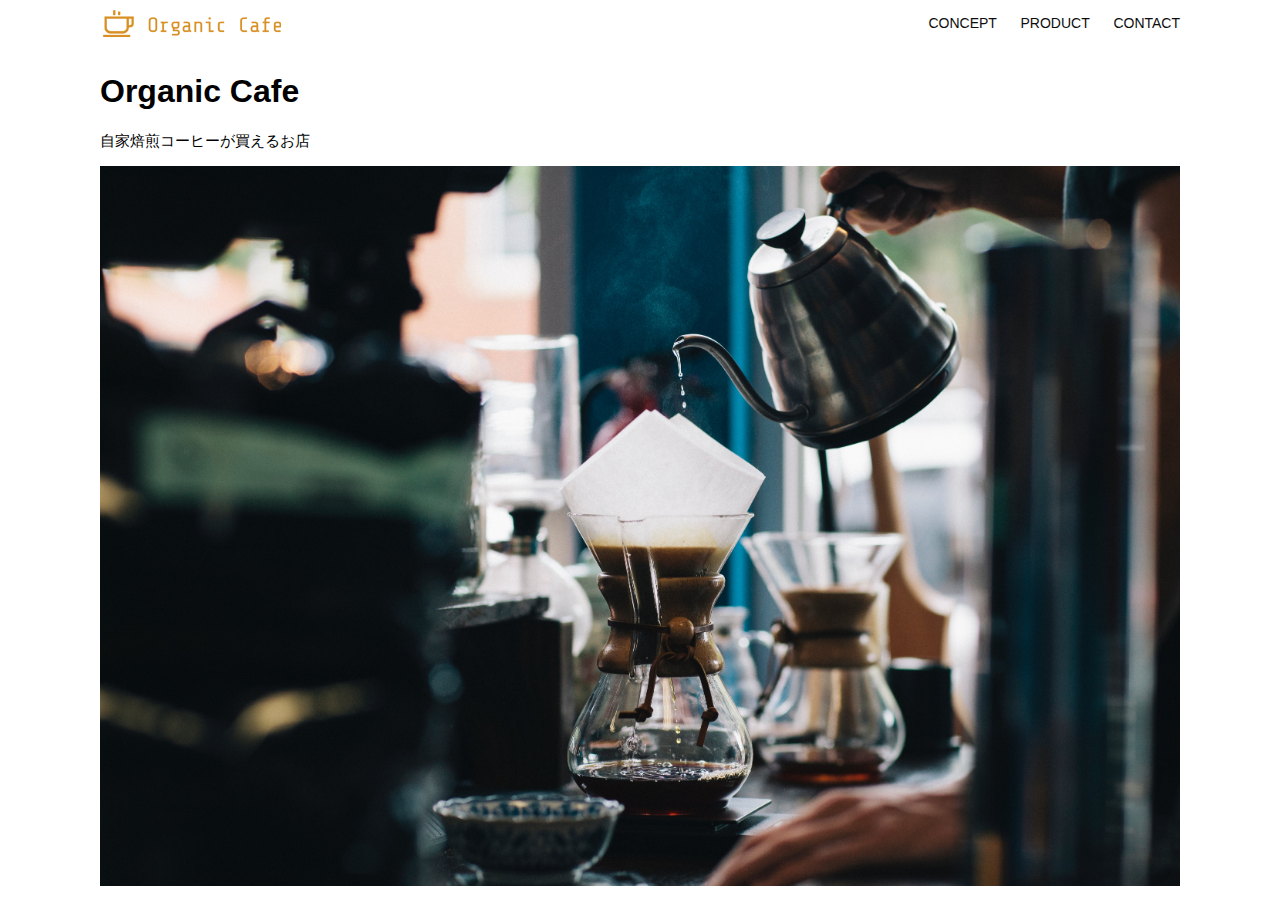
<file: html-css-kadai_013/index.html>
<!DOCTYPE html>
<html>
  <head>
    <title>Organic Cafe</title>
    <meta charset="UTF-8" />
    <meta
      name="description"
      content="自家焙煎のコーヒーがお家で楽しめるOrganic Cafe"
    />
    <meta name="viewport" content="width=device-width, initial-scale=1.0" />
    <link rel="stylesheet" href="style.css" />
  </head>
  <body>
    <!-- ヘッダー -->
    <header>
      <!-- ロゴ -->
      <a href="index.html" id="logo"
        ><img src="images/logo.png" alt="トップページに戻る"
      /></a>

      <!-- PC用ナビゲーション -->
      <nav id="nav-pc">
        <a href="index.html#concept">CONCEPT</a>
        <a href="index.html#product">PRODUCT</a>
        <a href="index.html#contact">CONTACT</a>
      </nav>

      <!-- スマートフォン向けのハンバーガーメニュー画像を追加 -->
      <img id="menu-sp" src="images/button-menu.png" alt="ナビゲーションを開く" onclick="document.getElementById('nav-sp').style.display='block'">

      <!-- SP用ナビゲーション -->
      <nav id="nav-sp">
        <img id="close" src="images/button-close.png" alt="ナビゲーションを閉じる" onclick="document.getElementById('nav-sp').style.display = 'none'">
        <a id="logo-sp" href="index.html" onclick="document.getElementById('nav-sp').style.display = 'none'">
          <img src="images/logo-sp.png" alt="トップページに戻る">
        </a>
        <a class="menu" href="index.html#concept" onclick="document.getElementById('nav-sp').style.display = 'none'">CONCEPT</a>
        <a class="menu" href="index.html#product" onclick="document.getElementById('nav-sp').style.display = 'none'">PRODUCT</a>
        <a class="menu" href="index.html#contact" onclick="document.getElementById('nav-sp').style.display = 'none'">CONTACT</a>
      </nav> 
    </header>
    <main>
      <article>
        <!-- メインビジュアル -->
        <section id="main-visual">
          <div id="main-message">
            <h1>Organic Cafe</h1>
            <p>自家焙煎コーヒーが買えるお店</p>
          </div>
          <img
            src="images/main-image.jpg"
            alt="コーヒーをハンドドリップで淹れる画像"
          />
        </section>
      </article>
    </main>
  </body>
</html>
</file>
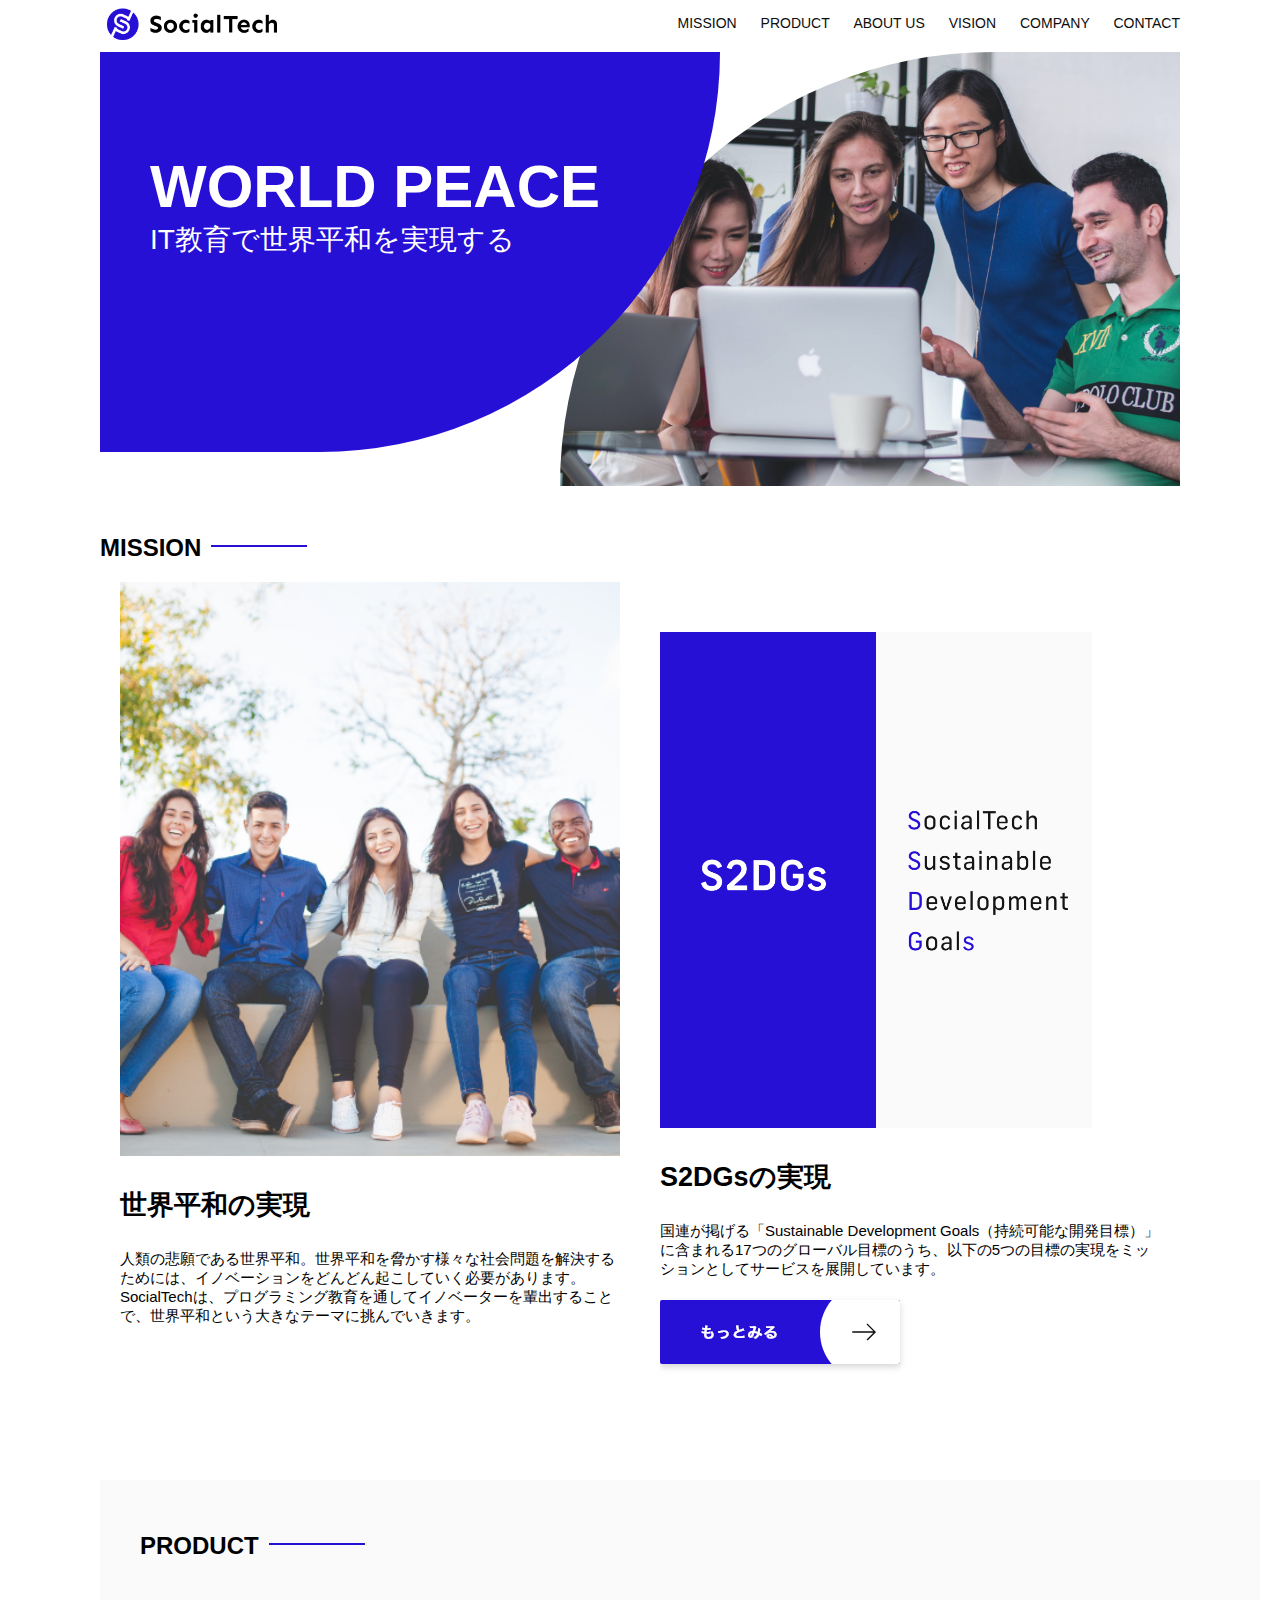
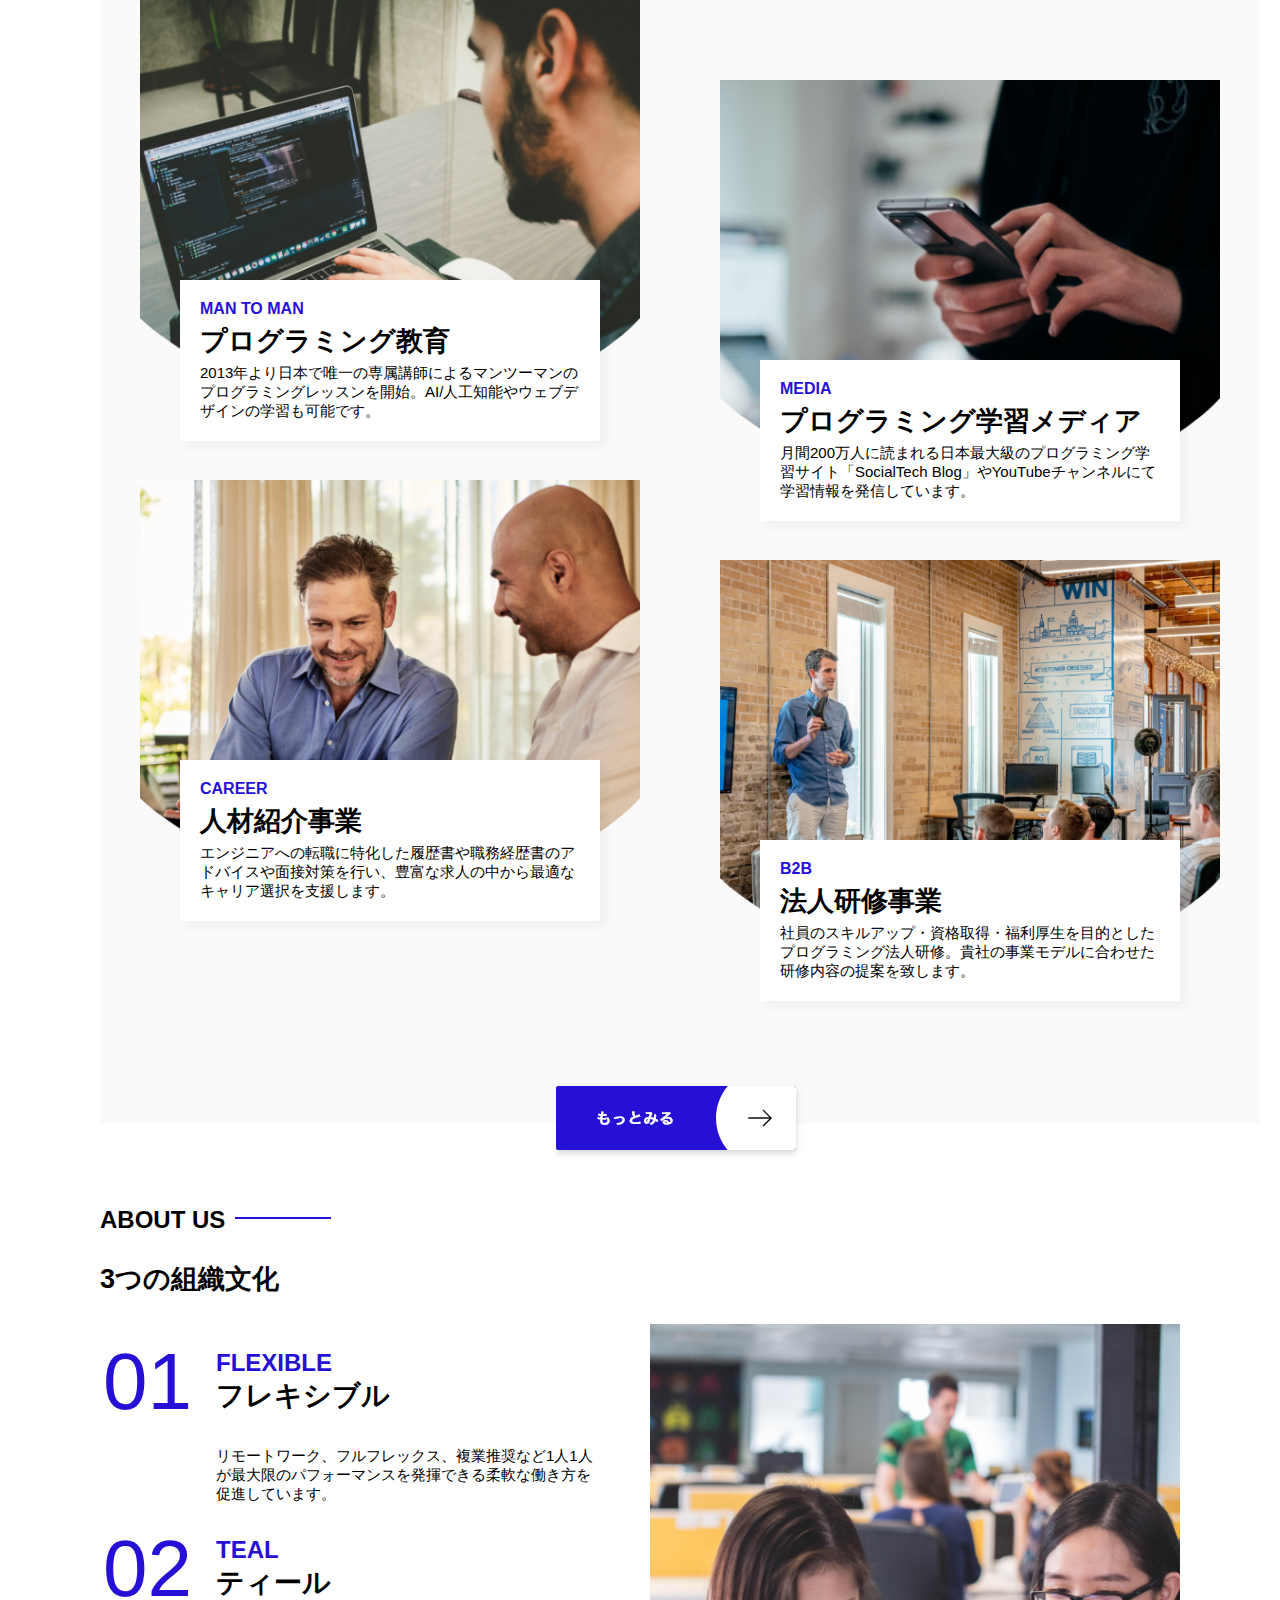
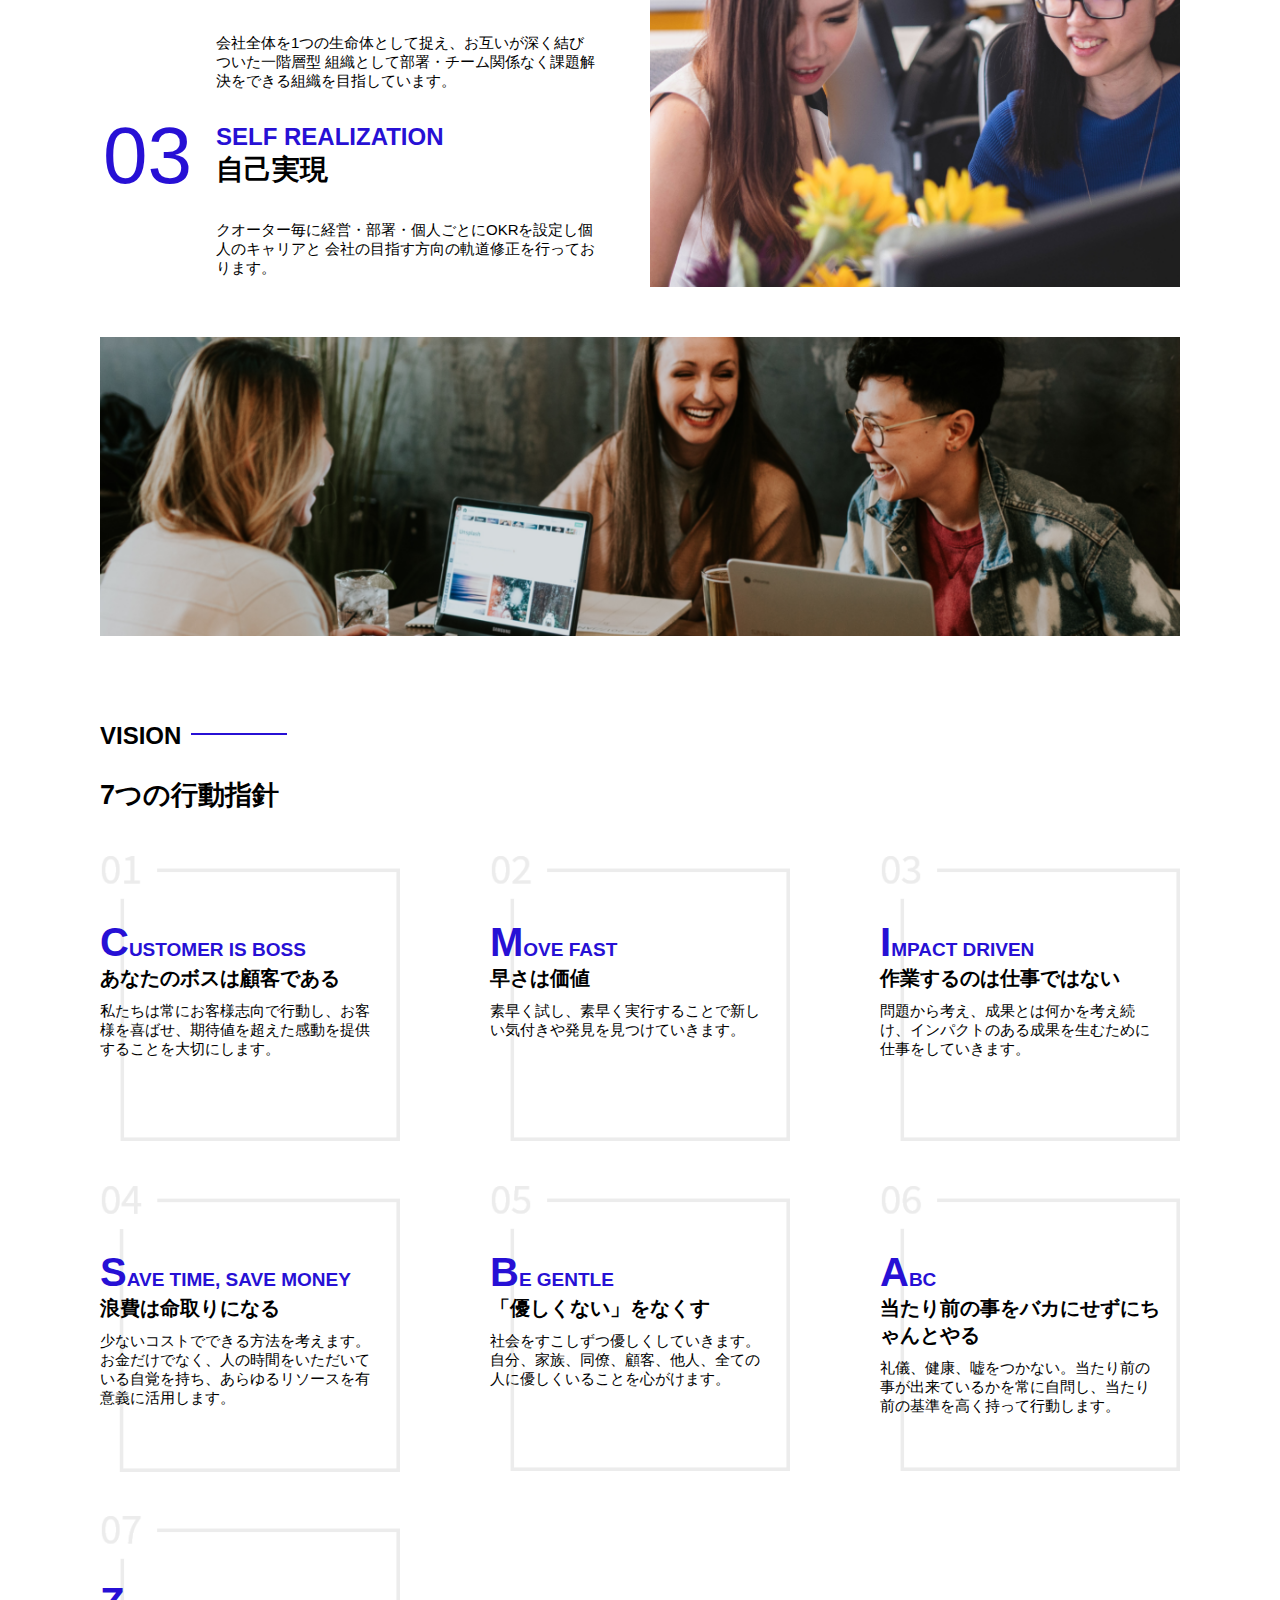
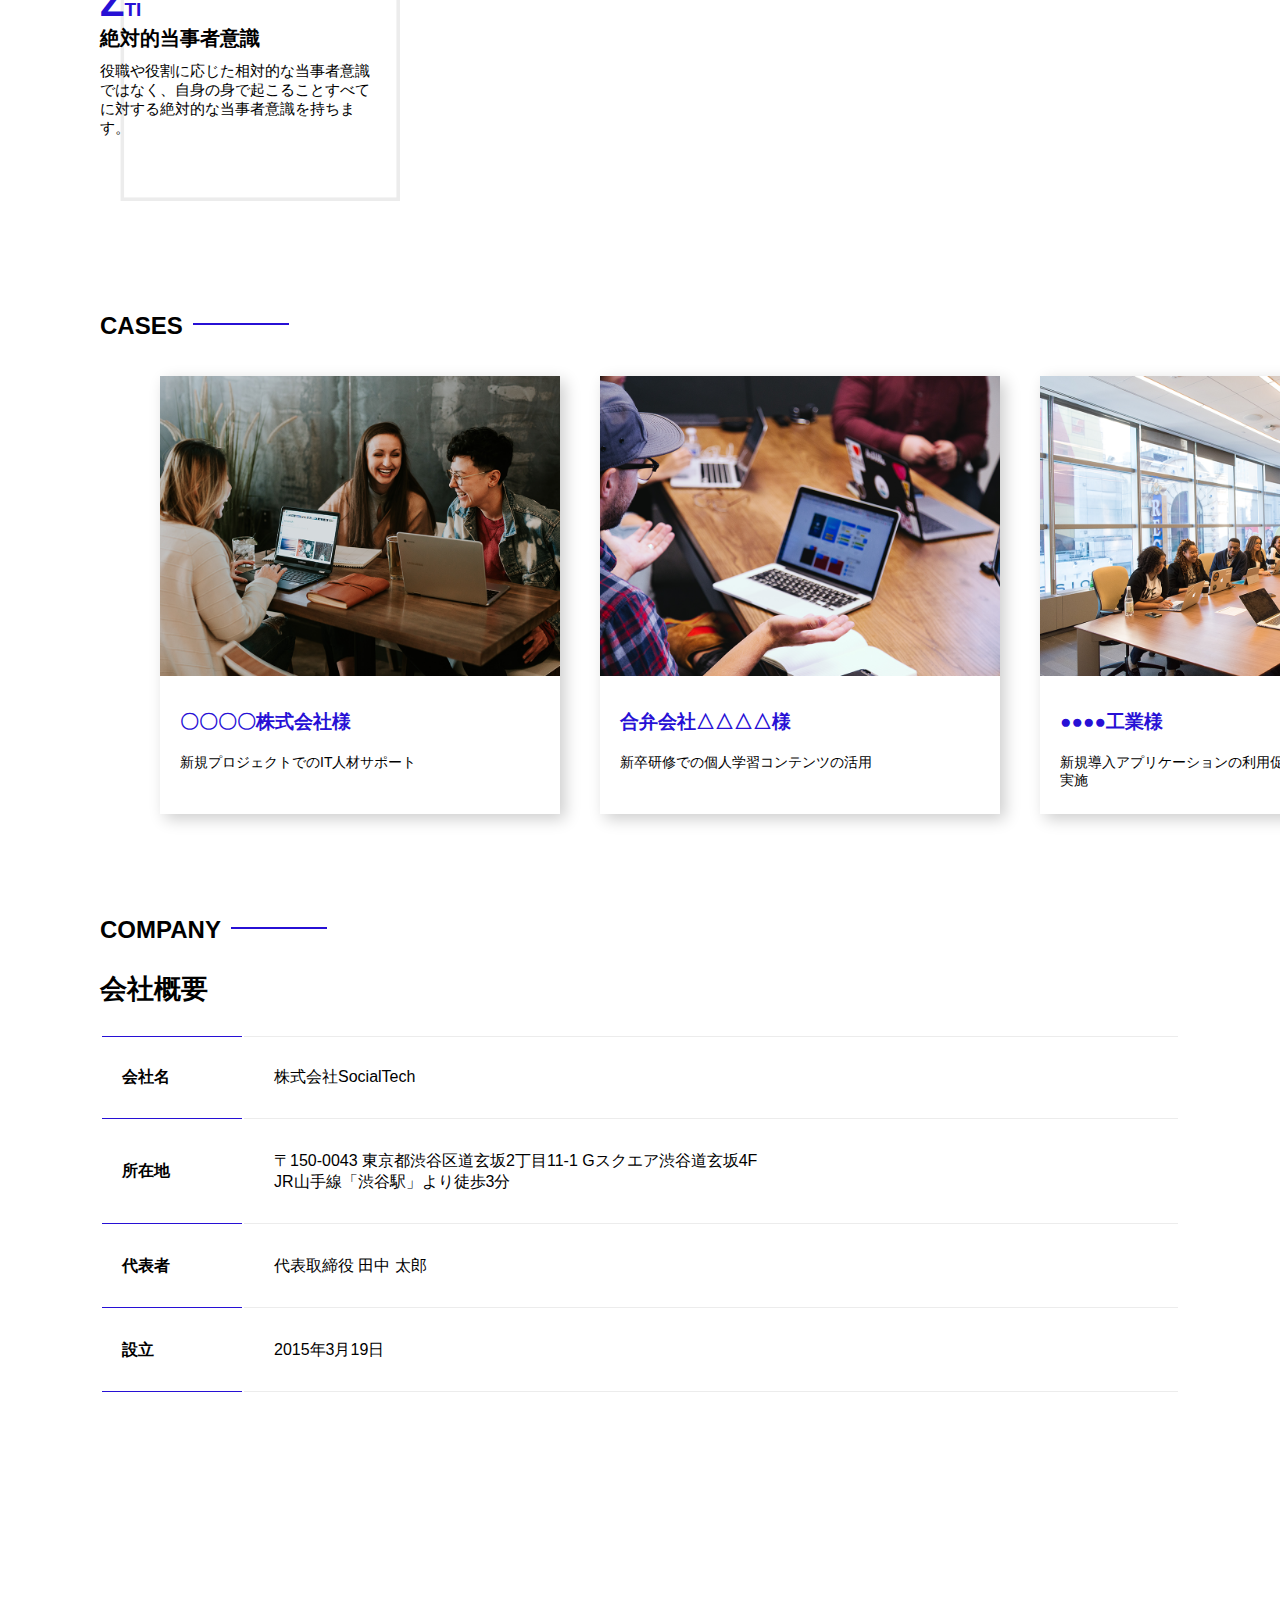
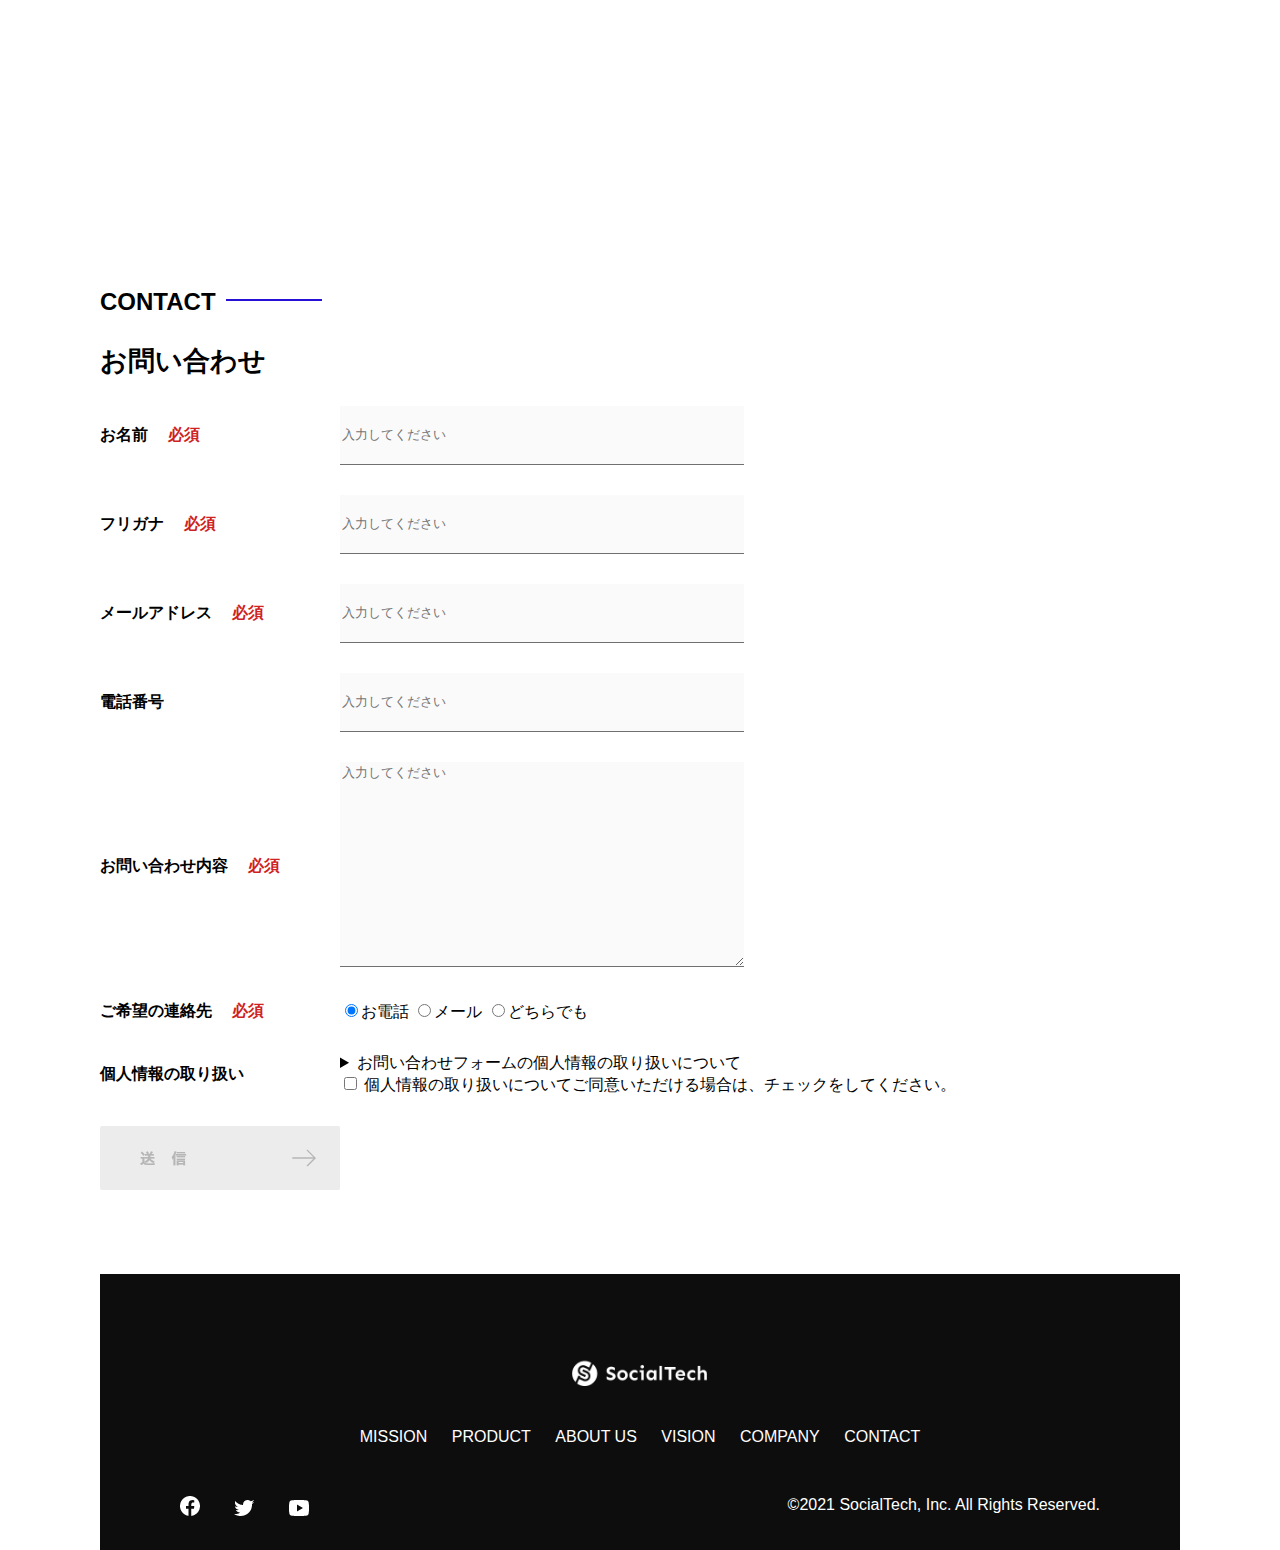
<file: kadai_012/index.html>
<!DOCTYPE html>
<html>
  <head>
    <title>SocialTech</title>
    <meta charset="UTF-8" />
    <meta
      name="description"
      content="SocialTechはEdTech業界のリーディングカンパニーを目指します。"
    />
    <meta name="viewport" content="width=device-width, initial-scale=1.0" />
    <link rel="stylesheet" href="style.css" />
  </head>
  <body>
    <!-- ヘッダー -->
    <header>
      <!-- ロゴ -->
      <a href="index.html" id="logo"
        ><img src="images/logo.png" alt="トップページに戻る"
      /></a>

      <!-- PC用ナビゲーション -->
      <nav id="nav-pc">
        <a href="mission.html">MISSION</a>
        <a href="product.html">PRODUCT</a>
        <a href="index.html#aboutus">ABOUT US</a>
        <a href="index.html#vision">VISION</a>
        <a href="index.html#company">COMPANY</a>
        <a href="index.html#contact">CONTACT</a>
      </nav>
    </header>
    <main>
      <article>
        <!-- メインビジュアル -->
        <section id="main-visual">
          <div id="main-message">
            <h1>WORLD PEACE</h1>
            <p>IT教育で世界平和を実現する</p>
          </div>
          <img
            src="images/index/index-main.png"
            alt="PCの周りに集まる多国籍の仲間たち"
          />
        </section>
        <!--ミッション-->
        <section id="mission">
          <h2 class="index-h2">MISSION</h2>
          <div id="mission-flex">
            <div>
              <img
                id="mission-photo"
                src="images/index/index-mission.png"
                alt="屋外のベンチで写真を撮影する多国籍の仲間たち"
              />
              <h3>世界平和の実現</h3>
              <p>
                人類の悲願である世界平和。世界平和を脅かす様々な社会問題を解決するためには、イノベーションをどんどん起こしていく必要があります。SocialTechは、プログラミング教育を通してイノベーターを輩出することで、世界平和という大きなテーマに挑んでいきます。
              </p>
            </div>
            <div>
              <img id="s2dgs" src="images/index/s2dgs.png" alt="S2DGs" />
              <h3>S2DGsの実現</h3>
              <p>
                国連が掲げる「Sustainable Development
                Goals（持続可能な開発目標）」に含まれる17つのグローバル目標のうち、以下の5つの目標の実現をミッションとしてサービスを展開しています。
              </p>
              <a href="mission.html">
                <img src="images/button-more.png" alt="もっとみる" />
              </a>
            </div>
          </div>
        </section>
        <!-- プロダクト -->
        <section id="product">
          <h2 class="index-h2">PRODUCT</h2>
          <div>
            <div id="product-left">
              <div>
                <img
                  class="product-photo"
                  src="images/index/index-mantoman.png"
                  alt="PCでコードを書く男性"
                />
                <div class="product-explain">
                  <span>MAN TO MAN</span>
                  <h3>プログラミング教育</h3>
                  <p>
                    2013年より日本で唯一の専属講師によるマンツーマンのプログラミングレッスンを開始。AI/人工知能やウェブデザインの学習も可能です。
                  </p>
                </div>
              </div>
              <div>
                <img
                  class="product-photo"
                  src="images/index/index-career.png"
                  alt="笑顔で話し合う2人の男性"
                />
                <div class="product-explain">
                  <span>CAREER</span>
                  <h3>人材紹介事業</h3>
                  <p>
                    エンジニアへの転職に特化した履歴書や職務経歴書のアドバイスや面接対策を行い、豊富な求人の中から最適なキャリア選択を支援します。
                  </p>
                </div>
              </div>
            </div>
            <div id="product-right">
              <div>
                <img
                  class="product-photo"
                  src="images/index/index-media.png"
                  alt="スマートフォンを操作する人"
                />
                <div class="product-explain">
                  <span>MEDIA</span>
                  <h3>プログラミング学習メディア</h3>
                  <p>
                    月間200万人に読まれる日本最大級のプログラミング学習サイト「SocialTech
                    Blog」やYouTubeチャンネルにて学習情報を発信しています。
                  </p>
                </div>
              </div>
              <div>
                <img
                  class="product-photo"
                  src="images/index/index-b2b.png"
                  alt="講演中の男性とそれを聴く人々"
                />
                <div class="product-explain">
                  <span>B2B</span>
                  <h3>法人研修事業</h3>
                  <p>
                    社員のスキルアップ・資格取得・福利厚生を目的としたプログラミング法人研修。貴社の事業モデルに合わせた研修内容の提案を致します。
                  </p>
                </div>
              </div>
            </div>
          </div>
          <div>
            <a id="product-more" href="product.html">
              <img src="images/button-more.png" alt="もっとみる" />
            </a>
          </div>
        </section>
        <!---ABOUT US-->
        <section id="aboutus">
          <h2 class="index-h2">ABOUT US</h2>
          <h3>3つの組織文化</h3>
          <div>
            <table class="culture-table">
              <tr>
                <td>
                  <span class="culture-num">01</span>
                </td>
                <td>
                  <span class="culture-en">FLEXIBLE</span>
                  <span class="culture-jp">フレキシブル</span>
                </td>
              </tr>
              <tr>
                <td>
                  <!--空のセル-->
                </td>
                <td>
                  <p class="culture-description">
                    リモートワーク、フルフレックス、複業推奨など1人1人が最大限のパフォーマンスを発揮できる柔軟な働き方を促進しています。
                  </p>
                </td>
              </tr>
              <tr>
                <td>
                  <span class="culture-num">02</span>
                </td>
                <td>
                  <span class="culture-en">TEAL</span>
                  <span class="culture-jp">ティール</span>
                </td>
              </tr>
              <tr>
                <td>
                  <!--空のセル-->
                </td>
                <td>
                  <p class="culture-description">
                    会社全体を1つの生命体として捉え、お互いが深く結びついた一階層型
                    組織として部署・チーム関係なく課題解決をできる組織を目指しています。
                  </p>
                </td>
              </tr>
              <tr>
                <td>
                  <span class="culture-num">03</span>
                </td>
                <td>
                  <span class="culture-en">SELF REALIZATION</span>
                  <span class="culture-jp">自己実現</span>
                </td>
              </tr>
              <tr>
                <td>
                  <!--空のセル-->
                </td>
                <td>
                  <p class="culture-description">
                    クオーター毎に経営・部署・個人ごとにOKRを設定し個人のキャリアと
                    会社の目指す方向の軌道修正を行っております。
                  </p>
                </td>
              </tr>
            </table>
            <img
              class="culture-img"
              src="images/index/index-aboutus1.png"
              alt="笑顔で話し合う2人の女性"
            />
          </div>
          <img
            class="culture-img2"
            src="images/index/index-aboutus2.png"
            alt="笑顔で話し合う3人の男女"
          />
        </section>
        <!-- VISION -->
        <section id="vision">
          <h2 class="index-h2">VISION</h2>
          <h3>7つの行動指針</h3>
          <div>
            <div class="vision-box">
              <img src="images/index/vision-01.png" alt="01" />
              <span>
                <h4>CUSTOMER IS BOSS</h4>
                <h5>あなたのボスは顧客である</h5>
                <p>
                  私たちは常にお客様志向で行動し、お客様を喜ばせ、期待値を超えた感動を提供することを大切にします。
                </p>
              </span>
            </div>
            <div class="vision-box">
              <img src="images/index/vision-02.png" alt="02" />
              <span>
                <h4>MOVE FAST</h4>
                <h5>早さは価値</h5>
                <p>
                  素早く試し、素早く実行することで新しい気付きや発見を見つけていきます。
                </p>
              </span>
            </div>
            <div class="vision-box">
              <img src="images/index/vision-03.png" alt="03" />
              <span>
                <h4>IMPACT DRIVEN</h4>
                <h5>作業するのは仕事ではない</h5>
                <p>
                  問題から考え、成果とは何かを考え続け、インパクトのある成果を生むために仕事をしていきます。
                </p>
              </span>
            </div>
            <div class="vision-box">
              <img src="images/index/vision-04.png" alt="04" />
              <span>
                <h4>SAVE TIME, SAVE MONEY</h4>
                <h5>浪費は命取りになる</h5>
                <p>
                  少ないコストでできる方法を考えます。お金だけでなく、人の時間をいただいている自覚を持ち、あらゆるリソースを有意義に活用します。
                </p>
              </span>
            </div>
            <div class="vision-box">
              <img src="images/index/vision-05.png" alt="05" />
              <span>
                <h4>BE GENTLE</h4>
                <h5>「優しくない」をなくす</h5>
                <p>
                  社会をすこしずつ優しくしていきます。自分、家族、同僚、顧客、他人、全ての人に優しくいることを心がけます。
                </p>
              </span>
            </div>
            <div class="vision-box">
              <img src="images/index/vision-06.png" alt="06" />
              <span>
                <h4>ABC</h4>
                <h5>当たり前の事をバカにせずにちゃんとやる</h5>
                <p>
                  礼儀、健康、嘘をつかない。当たり前の事が出来ているかを常に自問し、当たり前の基準を高く持って行動します。
                </p>
              </span>
            </div>
            <div class="vision-box">
              <img src="images/index/vision-07.png" alt="07" />
              <span>
                <h4>ZTI</h4>
                <h5>絶対的当事者意識</h5>
                <p>
                  役職や役割に応じた相対的な当事者意識ではなく、自身の身で起こることすべてに対する絶対的な当事者意識を持ちます。
                </p>
              </span>
            </div>
          </div>
        </section>
        <!-- CASES -->
        <section id="cases">
          <h2 class="index-h2">CASES</h2>
          <ul>
            <li class="case-card">
              <img class="case-img" src="images/index/case-1.png" alt="仲良く語り合う2人">
              <div class="case-info">
                <h3 class="case-name">〇〇〇〇株式会社様</h3>
                <p class="case-content">新規プロジェクトでのIT人材サポート</p>
              </div>
            </li>
            <li class="case-card">
              <img class="case-img" src="images/index/case-2.png" alt="PCでコンテンツを見る">
              <div class="case-info">
                <h3 class="case-name">合弁会社△△△△様</h3>
                <p class="case-content">新卒研修での個人学習コンテンツの活用</p>
              </div>
            </li>
            <li class="case-card">
              <img class="case-img" src="images/index/case-3.png" alt="社内研修中の会議室">
              <div class="case-info">
                <h3 class="case-name">●●●●工業様</h3>
                <p class="case-content">新規導入アプリケーションの利用促進、定期社内研修の実施</p>
              </div>
            </li>
          </ul>
        </section>
        <!-- COMPANY -->
        <section id="company">
          <h2 class="index-h2">COMPANY</h2>
          <h3>会社概要</h3>
          <table id="company-table">
            <tr>
              <th class="tableheader-first">会社名</th>
              <td class="cell-first">株式会社SocialTech</td>
            </tr>
            <tr>
              <th class="tableheader">所在地</th>
              <td class="cell">
                〒150-0043 東京都渋谷区道玄坂2丁目11-1 Gスクエア渋谷道玄坂4F<br />JR山手線「渋谷駅」より徒歩3分
              </td>
            </tr>
            <tr>
              <th class="tableheader">代表者</th>
              <td class="cell">代表取締役 田中 太郎</td>
            </tr>
            <tr>
              <th class="tableheader">設立</th>
              <td class="cell">2015年3月19日</td>
            </tr>
          </table>
          <iframe
            src="https://www.google.com/maps/embed?pb=!1m18!1m12!1m3!1d3241.7759544892483!2d139.69399665123464!3d35.65789123876098!2m3!1f0!2f0!3f0!3m2!1i1024!2i768!4f13.1!3m3!1m2!1s0x60188caa0042e8d1%3A0xba130bea826a7aa2!2z44CSMTUwLTAwNDMg5p2x5Lqs6YO95riL6LC35Yy66YGT546E5Z2C77yS5LiB55uu77yR77yR4oiS77yR!5e0!3m2!1sja!2sjp!4v1636872991912!5m2!1sja!2sjp"
            style="border: 0"
            allowfullscreen=""
            loading="lazy"
          >
          </iframe>
        </section>
        <!-- お問い合わせフォーム -->
        <section id="contact">
          <h2 class="index-h2">CONTACT</h2>
          <h3>お問い合わせ</h3>
          <form>
            <div>
              <div class="contact-heading">
                <label class="contact-label"
                  >お名前<span class="contact-span">必須</span></label
                >
              </div>
              <div class="contact-form">
                <input
                  type="text"
                  name="name"
                  placeholder="入力してください"
                  class="contact-textbox"
                />
              </div>
            </div>
            <div>
              <div class="contact-heading">
                <label class="contact-label"
                  >フリガナ<span class="contact-span">必須</span></label
                >
              </div>
              <div>
                <input
                  type="text"
                  name="hurigana"
                  placeholder="入力してください"
                  class="contact-textbox"
                />
              </div>
            </div>
            <div>
              <div class="contact-heading">
                <label class="contact-label"
                  >メールアドレス<span class="contact-span">必須</span></label
                >
              </div>
              <div>
                <input
                  type="text"
                  name="email"
                  placeholder="入力してください"
                  class="contact-textbox"
                />
              </div>
            </div>
            <div>
              <div class="contact-heading">
                <label class="contact-label">電話番号</label>
              </div>
              <div>
                <input
                  type="text"
                  name="tel"
                  placeholder="入力してください"
                  class="contact-textbox"
                />
              </div>
            </div>
            <div>
              <div class="contact-heading">
                <label class="contact-label"
                  >お問い合わせ内容<span class="contact-span">必須</span></label
                >
              </div>
              <div>
                <textarea
                  class="contact-textarea"
                  placeholder="入力してください"
                  name="message"
                ></textarea>
              </div>
            </div>
            <div>
              <div class="contact-heading">
                <label class="contact-label"
                  >ご希望の連絡先<span class="contact-span">必須</span></label
                >
              </div>
              <div>
                <input
                  class="radiobutton"
                  type="radio"
                  value="tel"
                  name="contact"
                  checked
                /><label>お電話</label>
                <input
                  class="radiobutton"
                  type="radio"
                  value="mail"
                  name="contact"
                /><label>メール</label>
                <input
                  class="radiobutton"
                  type="radio"
                  value="both"
                  name="contact"
                /><label>どちらでも</label>
              </div>
            </div>
            <div>
              <div class="contact-heading">
                <label class="contact-label">個人情報の取り扱い</label>
              </div>
              <div>
                <details>
                  <summary>
                    お問い合わせフォームの個人情報の取り扱いについて
                  </summary>
                  <div>
                    <span>１．組織の名称又は氏名</span><br />
                    株式会社SocialTech<br /><br />
                    <span
                      >２．個人情報保護管理者（若しくはその代理人）の氏名又は職名、所属及び連絡先
                      鈴木 一郎 コーポレート部</span
                    ><br />
                    メールアドレス：support@socialtech.net<br />
                    TEL：03-xxxx-xxxx<br />
                    <span>３．個人情報の利用目的</span><br />
                    ・本サービス及び本サービスに関連する情報の提供又はそれらに関する連絡のため<br />
                    ・ユーザーの本人確認のため<br />
                    ・当社サービスのご案内のため<br />
                    ・当社の商品等の広告または宣伝（電子メールによるものを含むものとします。）<br /><br />
                    <span>４．個人情報の取り扱い業務の委託</span><br />
                    個人情報の取扱業務の全部または一部を外部に業務委託する場合があります。<br />
                    その際、弊社は、個人情報を適切に保護できる管理体制を敷き実行していることを条件として<br />
                    委託先を厳選したうえで、機密保持契約を委託先と締結し、お客様の個人情報を厳密に管理させます。<br /><br />
                    <span>５．個人情報の開示等の請求</span><br />
                    お客様は、弊社に対してご自身の個人情報の開示等（利用目的の通知、開示、内容の訂正・追加・削除、利用の停止または消去、第三者への提供の停止）に関して、当社問合わせ窓口に申し出ることができます。<br />
                    その際、弊社はお客様ご本人を確認させていただいたうえで、合理的な期間内に対応いたします。<br /><br />
                    なお、個人情報に関する弊社問合わせ先は、次の通りです。<br /><br />
                    株式会社SocialTech　個人情報問合せ窓口<br />
                    〒150-0043　東京都渋谷区道玄坂2丁目11-1 Ｇスクエア渋谷道玄坂
                    4F<br />
                    メールアドレス：support@socialtech.net　TEL：03-xxxx-xxxx<br /><br />
                    <span>６．個人情報を提供されることの任意性について</span
                    ><br /><br />
                    お客様がご自身の個人情報を弊社に提供されるか否かは、お客様のご判断によりますが、もしご提供されない場合には、適切なサービスが提供できない場合がありますので予めご了承ください。
                  </div>
                </details>
                <input type="checkbox" name="agree" />
                <span
                  >個人情報の取り扱いについてご同意いただける場合は、チェックをしてください。</span
                >
              </div>
            </div>
            <input
              type="image"
              value="Submit"
              src="images/button-submit.png"
              alt="送信する"
            />
          </form>
        </section>
      </article>
      <footer>
        <div id="footer-logo">
          <img src="images/logo-sp.png" alt="SocialTech" />
        </div>
        <div id="footer-link">
          <a href="mission.html">MISSION</a>
          <a href="product.html">PRODUCT</a>
          <a href="index.html#aboutus">ABOUT US</a>
          <a href="index.html#vision">VISION</a>
          <a href="index.html#company">COMPANY</a>
          <a href="index.html#contact">CONTACT</a>
        </div>
        <div id="sns-footer">
          <a href="https://www.facebook.com/sejuku2013"
            ><img src="images/button-facebook.png" alt="Facebookのリンク"
          /></a>
          <a href="https://twitter.com/samuraijuku"
            ><img src="images/button-twitter.png" alt="Twitterのリンク"
          /></a>
          <a href="https://www.youtube.com/channel/UCCFOQO5aDK0xXam4cUQXT8g"
            ><img src="images/button-youtube.png" alt="YouTubeのリンク"
          /></a>
          <span id="copyright"
            >&copy;2021 SocialTech, Inc. All Rights Reserved.
          </span>
        </div>
      </footer>
    </main>
  </body>
</html>
</file>
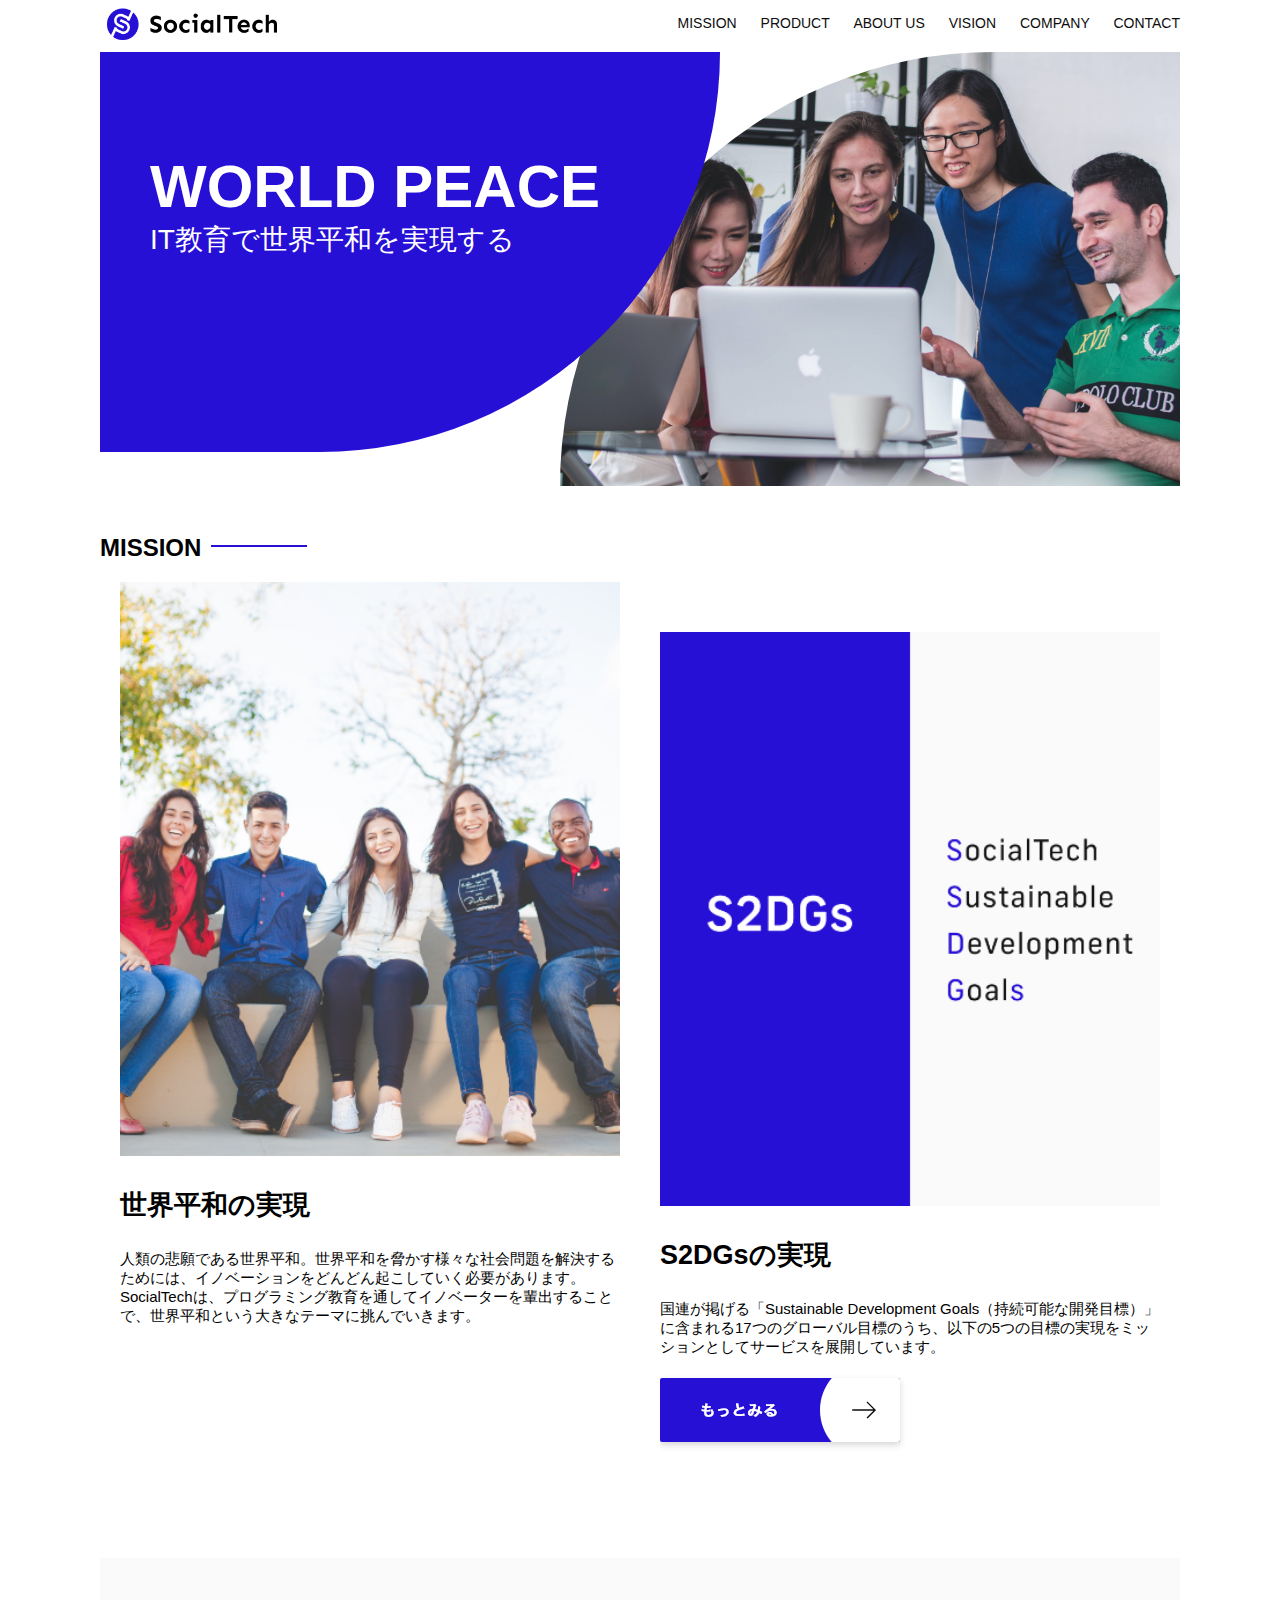
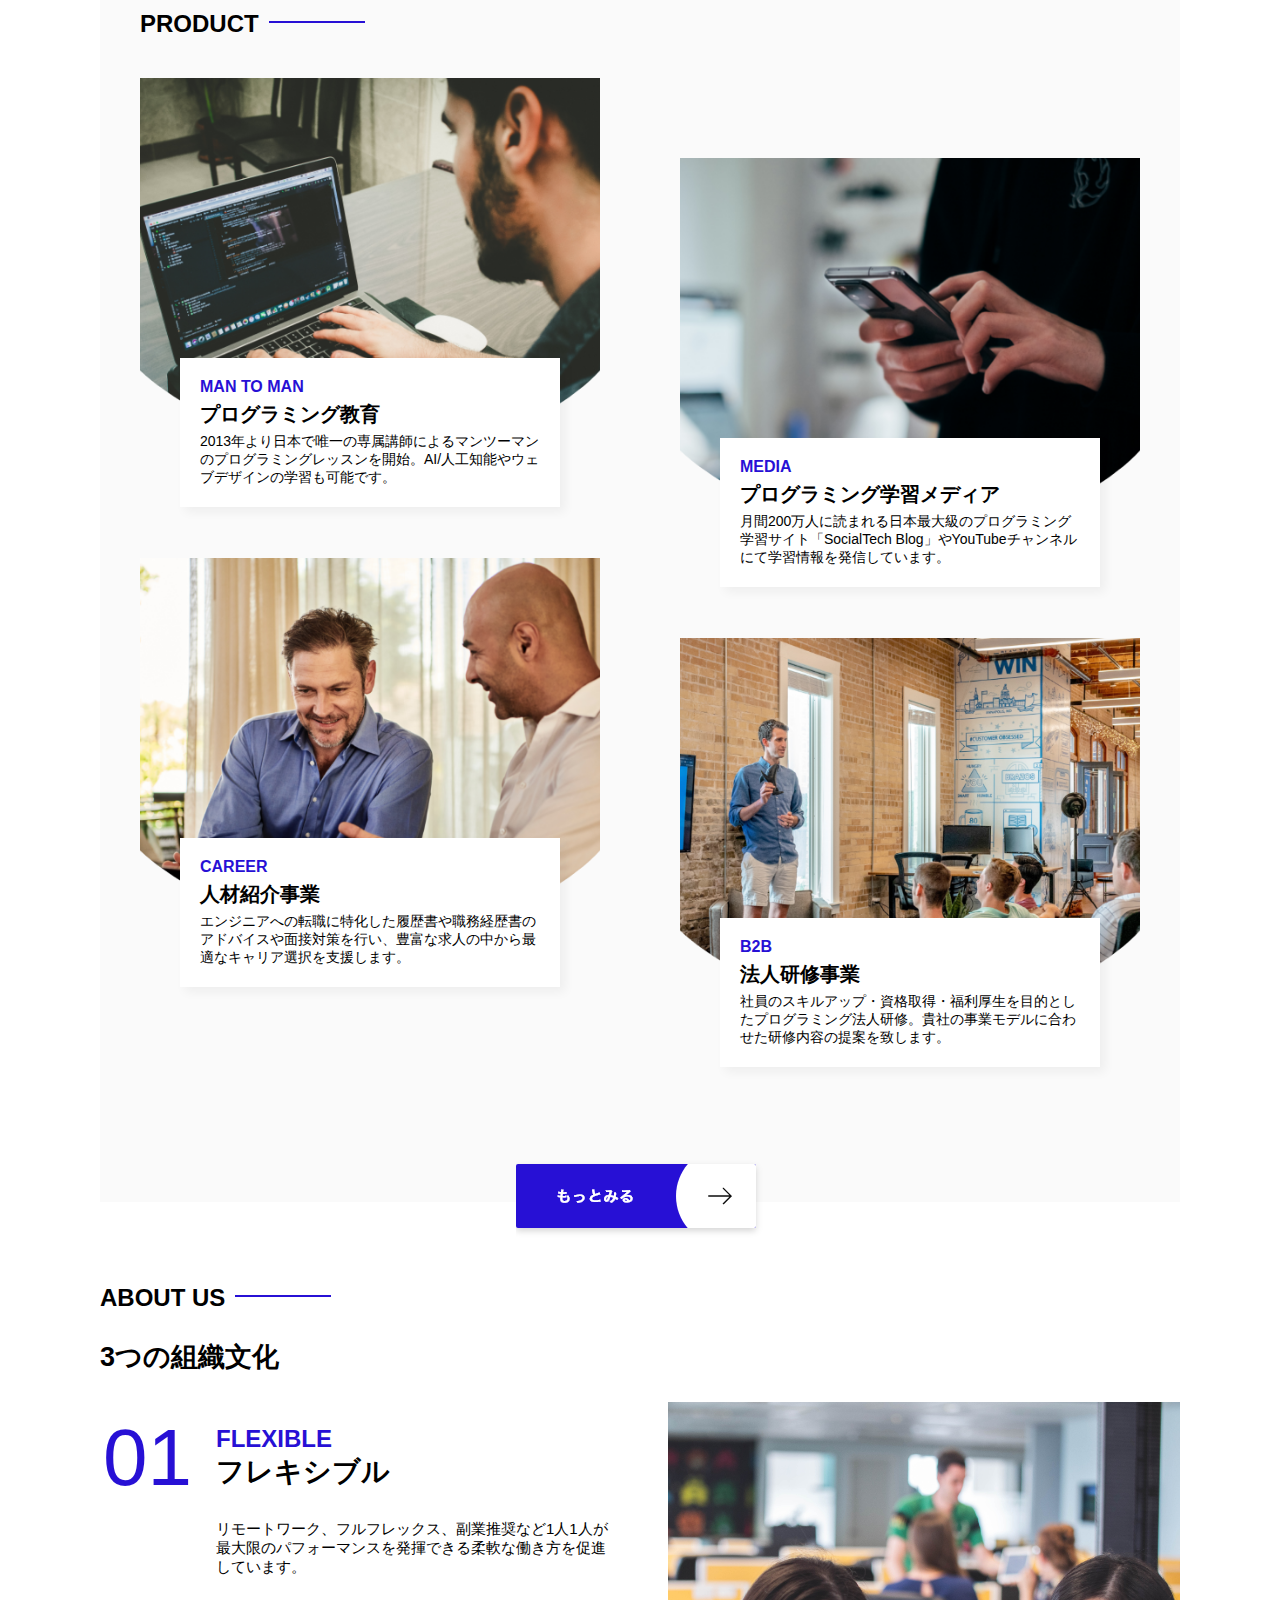
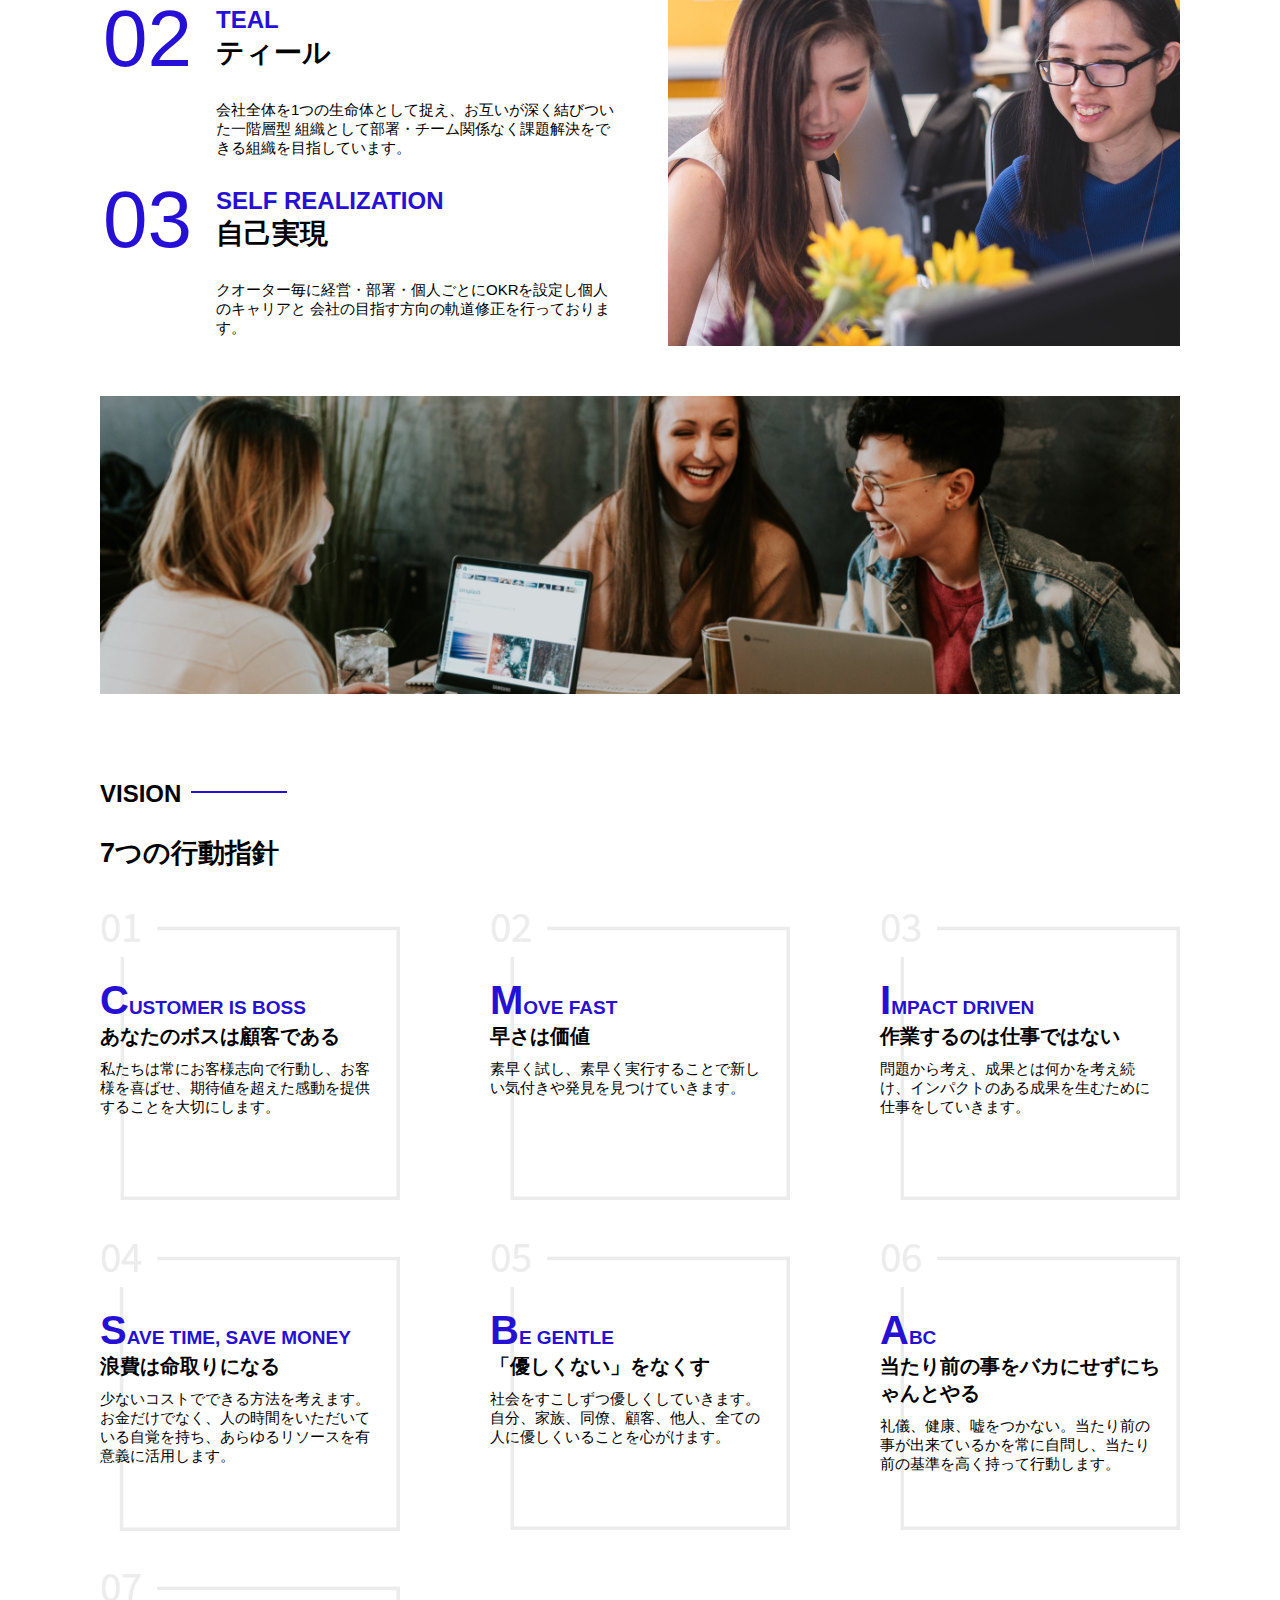
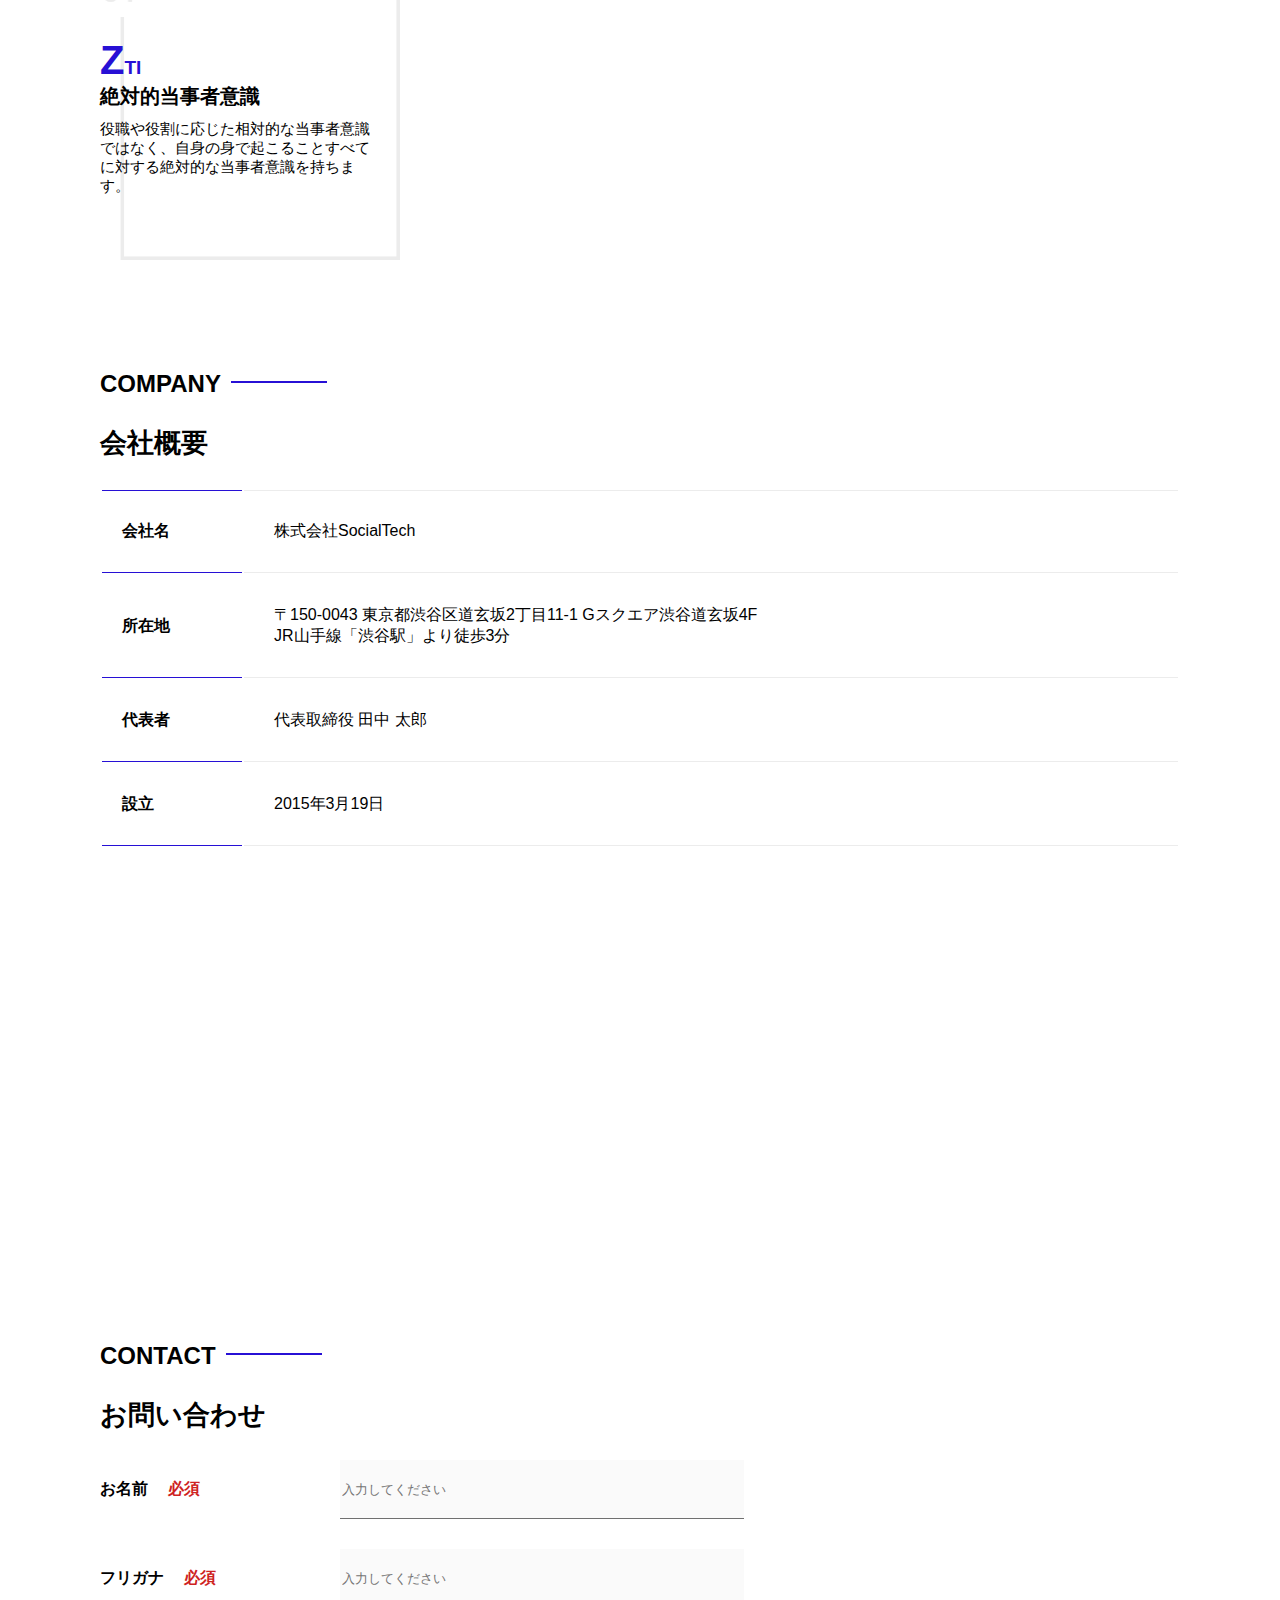
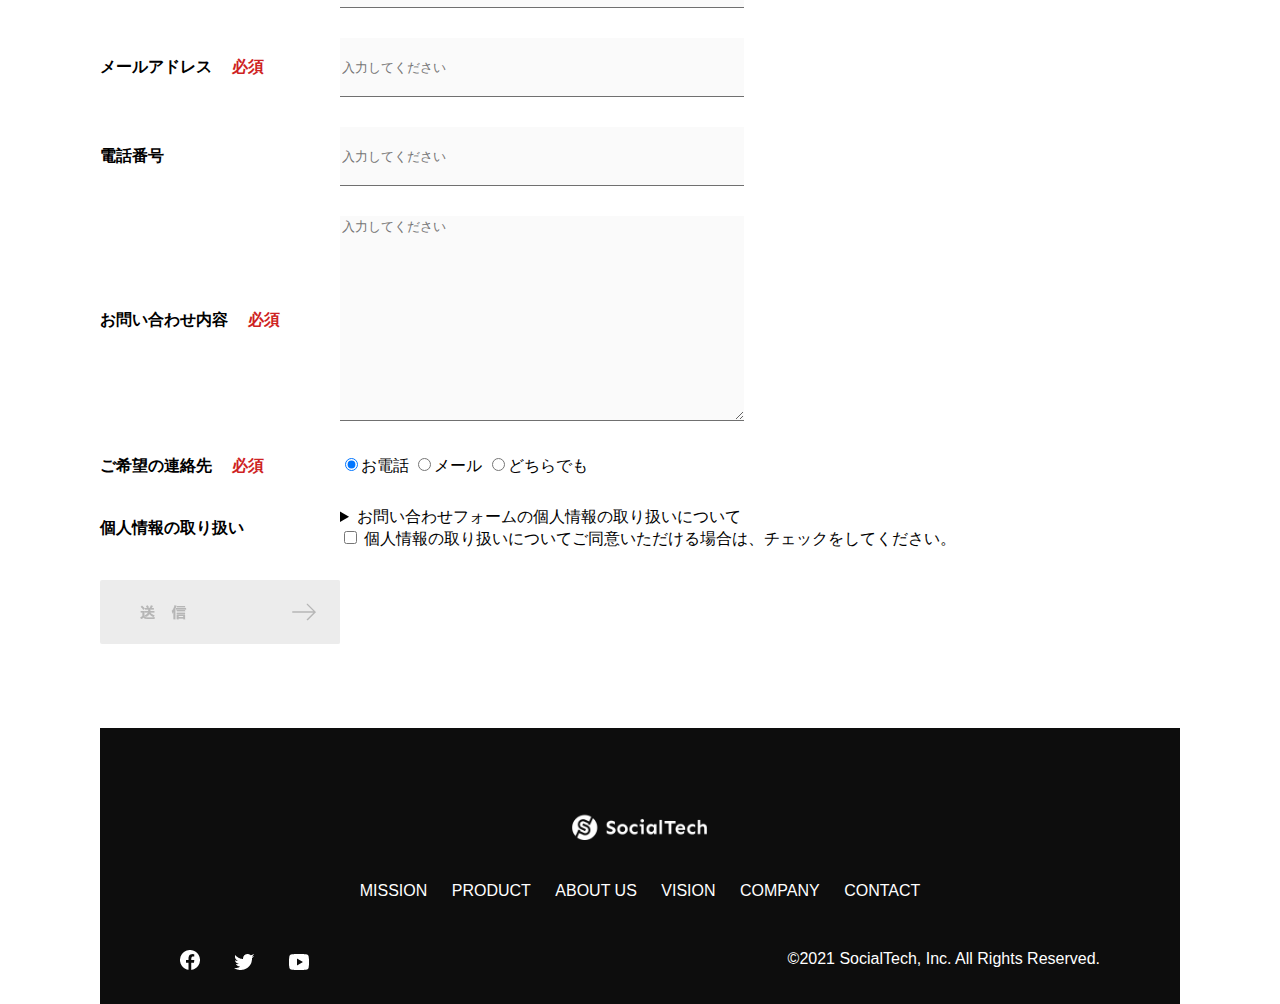
<file: kadai_tutorial_output/index.html>
<!DOCTYPE html>
<html>
<head>
  <title>SocialTech</title>
  <meta charset="utf-8">
  <meta name="description" content="SocialTechはEdTech業界のリーディングカンパニーを目指します。">
  <meta name="viewport" content="width=device-width, initial-scale=1.0">
  <link rel="stylesheet" href="style.css">
</head>
<body>
  <!-- ヘッダー -->
    <header>
    <!-- ロゴ -->
      <a href="index.html" id="logo"><img src="images/logo.png" alt="トップページに戻る"></a>

      <!-- PC用ナビゲーション -->
      <nav id="nav-pc">
        <a href="mission.html">MISSION</a>
        <a href="product.html">PRODUCT</a>
        <a href="index.html#aboutus">ABOUT US</a>
        <a href="index.html#vision">VISION</a>
        <a href="index.html#company">COMPANY</a>
        <a href="index.html#contact">CONTACT</a>
      </nav>
      <!-- スマホ用メニューボタン -->
      <img id="menu-sp" src="images/button-menu.png" alt="ナビゲーションを開く" onclick="document.getElementById('nav-sp').style.display = 'block'">
      <!-- スマホ用ナビゲーション -->
      <nav id="nav-sp">
        <img id="close" src="images/button-close.png" alt="ナビゲーションを閉じる" onclick="document.getElementById('nav-sp').style.display = 'none'">
        <a id="logo-sp" href="index.html" onclick="document.getElementById('nav-sp').style.display = 'none'">
          <img src="images/logo-sp.png" alt="トップページに戻る"></a>
        <a class="menu" href="mission.html" onclick="document.getElementById('nav-sp').style.display = 'none'">MISSION</a>
        <a class="menu" href="product.html" onclick="document.getElementById('nav-sp').style.display = 'none'">PRODUCT</a>
        <a class="menu" href="index.html#aboutus" onclick="document.getElementById('nav-sp').style.display = 'none'">ABOUT US</a>
        <a class="menu" href="index.html#vision" onclick="document.getElementById('nav-sp').style.display = 'none'">VISION</a>
        <a class="menu" href="index.html#company" onclick="document.getElementById('nav-sp').style.display = 'none'">COMPANY</a>
        <a class="menu" href="index.html#contact" onclick="document.getElementById('nav-sp').style.display = 'none'">CONTACT</a>
        <div id="sns">
          <a href="https://www.facebook.com/sejuku2013"><img src="images/button-facebook.png" alt="Facebookのリンク"></a>
          <a href="https://twitter.com/samuraijuku"><img src="images/button-twitter.png" alt="Twitterのリンク"></a>
          <a href="https://www.youtube.com/channel/UCCFOQO5aDK0xXam4cUQXT8g"><img src="images/button-youtube.png" alt="YouTubeのリンク"></a>
        </div>
      </nav>
    </header>
    <main>
    <article>
      <!-- メインビジュアル -->
      <section id="main-visual">
        <div id="main-message">
          <h1>WORLD PEACE</h1>
          <p>IT教育で世界平和を実現する</p>
        </div>
        <img src="images/index/index-main.png" alt="PCの周りに集まる多国籍の仲間たち">
      </section>

      <!-- ミッション -->
        <section id="mission">
        <h2 class="index-h2">MISSION</h2>
        <div id="mission-flex">
          <div>
            <img id="mission-photo" src="images/index/index-mission.png" alt="屋外のベンチで写真を撮影する多国籍の仲間たち">
            <h3>世界平和の実現</h3>
            <p>
              人類の悲願である世界平和。世界平和を脅かす様々な社会問題を解決するためには、イノベーションをどんどん起こしていく必要があります。SocialTechは、プログラミング教育を通してイノベーターを輩出することで、世界平和という大きなテーマに挑んでいきます。
            </p>
          </div>
          <div>
            <img id="s2dgs" src="images/index/s2dgs.png" alt="S2DGs">
            <h3>S2DGsの実現</h3>
            <p>国連が掲げる「Sustainable Development Goals（持続可能な開発目標）」に含まれる17つのグローバル目標のうち、以下の5つの目標の実現をミッションとしてサービスを展開しています。</p>
            <a href="mission.html">
            <img src="images/button-more.png" alt="もっとみる">
            </a>
          </div>
        </div>
      </section>

      <!-- プロダクト -->
        <section id="product">
        <h2 class="index-h2">PRODUCT</h2>
        <div>
          <div id="product-left">
            <div>
              <img class="product-photo" src="images/index/index-mantoman.png" alt="PCでコードを書く男性">
              <div class="product-explain">
                <span>MAN TO MAN</span>
                <h3>プログラミング教育</h3>
                <p>2013年より日本で唯一の専属講師によるマンツーマンのプログラミングレッスンを開始。AI/人工知能やウェブデザインの学習も可能です。</p>
              </div>    
            </div>
            <div>
              <img class="product-photo" src="images/index/index-career.png" alt="笑顔で話し合う2人の男性">
              <div class="product-explain">
                <span>CAREER</span>
                <h3>人材紹介事業</h3>
                <p>エンジニアへの転職に特化した履歴書や職務経歴書のアドバイスや面接対策を行い、豊富な求人の中から最適なキャリア選択を支援します。</p>
              </div>
            </div>
          </div>
          <div id="product-right">
            <div>
              <img class="product-photo" src="images/index/index-media.png" alt="スマートフォンを操作する人">
              <div class="product-explain">
                <span>MEDIA</span>
                <h3>プログラミング学習メディア</h3>
                <p>月間200万人に読まれる日本最大級のプログラミング学習サイト「SocialTech Blog」やYouTubeチャンネルにて学習情報を発信しています。</p>
              </div>
            </div>
            <div>
              <img class="product-photo" src="images/index/index-b2b.png" alt="講演中の男性とそれを聴く人々">
              <div class="product-explain">
                <span>B2B</span>
                <h3>法人研修事業</h3>
                <p>社員のスキルアップ・資格取得・福利厚生を目的としたプログラミング法人研修。貴社の事業モデルに合わせた研修内容の提案を致します。</p>
              </div>
            </div>
          </div>
        </div>
        <div>
          <a id="product-more" href="product.html">
            <img src="images/button-more.png" alt="もっとみる">
          </a>
        </div>
        </section>
      <!-- ABOUT US -->
        <section id="aboutus">
        <h2 class="index-h2">ABOUT US</h2>
        <h3>3つの組織文化</h3>
        <div>
          <table class="culture-table">
            <tr>
              <td>
                <span class="culture-num">01</span>
              </td>
              <td>
                <span class="culture-en">FLEXIBLE</span>
                <span class="culture-jp">フレキシブル</span>
              </td>
            </tr>
            <tr>
              <td>
                <!--空のセル-->
              </td>
              <td>
                <p class="culture-description">
                  リモートワーク、フルフレックス、副業推奨など1人1人が最大限のパフォーマンスを発揮できる柔軟な働き方を促進しています。
                </p>
              </td>
            </tr>
            <tr>
              <td>
                <span class="culture-num">02</span>
              </td>
              <td>
                <span class="culture-en">TEAL</span>
                <span class="culture-jp">ティール</span>
              </td>
            </tr>
            <tr>
              <td>
                <!--空のセル-->
              </td>
              <td>
                <p class="culture-description">
                  会社全体を1つの生命体として捉え、お互いが深く結びついた一階層型
                  組織として部署・チーム関係なく課題解決をできる組織を目指しています。
                </p>
              </td>
            </tr>
            <tr>
              <td>
                <span class="culture-num">03</span>
              </td>
              <td>
                <span class="culture-en">SELF REALIZATION</span>
                <span class="culture-jp">自己実現</span>
              </td>
            </tr>
            <tr>
              <td>
                <!--空のセル-->
              </td>
              <td>
                <p class="culture-description">
                  クオーター毎に経営・部署・個人ごとにOKRを設定し個人のキャリアと
                  会社の目指す方向の軌道修正を行っております。
                </p>
              </td>
            </tr>
          </table>
          <img class="culture-img" src="images/index/index-aboutus1.png" alt="笑顔で話し合う2人の女性">
        </div>
        <img class="culture-img2" src="images/index/index-aboutus2.png" alt="笑顔で話し合う3人の男女">
        </section>

        <!-- VISION -->
        <section id="vision">
        <h2 class="index-h2">VISION</h2>
        <h3>7つの行動指針</h3>
        <div>
          <div class="vision-box">
            <img src="images/index/vision-01.png" alt="01">
            <span>
              <h4>CUSTOMER IS BOSS</h4>
              <h5>あなたのボスは顧客である</h5>
              <p>私たちは常にお客様志向で行動し、お客様を喜ばせ、期待値を超えた感動を提供することを大切にします。</p>
            </span>
          </div>
          <div class="vision-box">
            <img src="images/index/vision-02.png" alt="02">
            <span>
              <h4>MOVE FAST</h4>
              <h5>早さは価値</h5>
              <p>素早く試し、素早く実行することで新しい気付きや発見を見つけていきます。</p>
            </span>
          </div>
          <div class="vision-box">
            <img src="images/index/vision-03.png" alt="03">
            <span>
              <h4>IMPACT DRIVEN</h4>
              <h5>作業するのは仕事ではない</h5>
              <p>問題から考え、成果とは何かを考え続け、インパクトのある成果を生むために仕事をしていきます。</p>
            </span>
          </div>
          <div class="vision-box">
            <img src="images/index/vision-04.png" alt="04">
            <span>
              <h4>SAVE TIME, SAVE MONEY</h4>
              <h5>浪費は命取りになる</h5>
              <p>少ないコストでできる方法を考えます。お金だけでなく、人の時間をいただいている自覚を持ち、あらゆるリソースを有意義に活用します。</p>
            </span>
          </div>
          <div class="vision-box">
            <img src="images/index/vision-05.png" alt="05">
            <span>
              <h4>BE GENTLE</h4>
              <h5>「優しくない」をなくす</h5>
              <p>社会をすこしずつ優しくしていきます。自分、家族、同僚、顧客、他人、全ての人に優しくいることを心がけます。</p>
            </span>
          </div>
          <div class="vision-box">
            <img src="images/index/vision-06.png" alt="06">
            <span>
              <h4>ABC</h4>
              <h5>当たり前の事をバカにせずにちゃんとやる</h5>
              <p>礼儀、健康、嘘をつかない。当たり前の事が出来ているかを常に自問し、当たり前の基準を高く持って行動します。</p>
            </span>
          </div>
          <div class="vision-box">
            <img src="images/index/vision-07.png" alt="07">
            <span>
              <h4>ZTI</h4>
              <h5>絶対的当事者意識</h5>
              <p>役職や役割に応じた相対的な当事者意識ではなく、自身の身で起こることすべてに対する絶対的な当事者意識を持ちます。</p>
            </span>
          </div>
        </div>
        </section>
        <!-- COMPANY -->
        <section id="company">
          <h2 class="index-h2">COMPANY</h2>
          <h3>会社概要</h3>
          <table id="company-table">
            <tr>
              <th class="tableheader-first">会社名</th>
              <td class="cell-first">株式会社SocialTech</td>
            </tr>
            <tr>
              <th class="tableheader">所在地</th>
              <td class="cell">〒150-0043 東京都渋谷区道玄坂2丁目11-1 Gスクエア渋谷道玄坂4F<br>JR山手線「渋谷駅」より徒歩3分</td>
            </tr>
            <tr>
              <th class="tableheader">代表者</th>
              <td class="cell">代表取締役 田中 太郎</td>
            </tr>
            <tr>
              <th class="tableheader">設立</th>
              <td class="cell">2015年3月19日</td>
            </tr>
          </table>
          <iframe 
            src="https://www.google.com/maps/embed?pb=!1m18!1m12!1m3!1d3241.773922322457!2d139.6961571!3d35.65794130000001!2m3!1f0!2f0!3f0!3m2!1i1024!2i768!4f13.1!3m3!1m2!1s0x60188caa007366eb%3A0xd4c9ec1744d6432c!2z5qCq5byP5Lya56S-U29jaWFsVGVjaA!5e0!3m2!1sja!2sjp!4v1720245287854!5m2!1sja!2sjp" 
            style="border:0;" allowfullscreen="" loading="lazy"></iframe>
        </section>
        <!-- お問い合わせフォーム -->
          <section id="contact">
          <h2 class="index-h2">CONTACT</h2>
          <h3>お問い合わせ</h3>
        <!-- STATIC FORMSのフォームタグ -->
          <form action="https://api.staticforms.xyz/submit" method="post">
            <input type="text" name="honeypot" style="display:none">
            <!-- STATIC FORMSのアクセスキー -->
            <input type="hidden" name="accessKey" value="389c1fa9-ec5c-4589-908d-14eba4e00907">
            <!--メールのタイトル-->
            <input type="hidden" name="subject" value="お問い合わせフォーム">
            <!--送信先のメールアドレスをvalueに設定する-->
            <input type="hidden" name="replyTo" value="salt3636@outlook.jp">
            <!--redirectToのURLは公開後のURLへリンクする-->
            <input type="hidden" name="redirectTo" value="">
            <div>
              <div class="contact-heading">
                <label class="contact-label">お名前<span class="contact-span">必須</span></label>
              </div>
              <div>
                <input type="text" name="name" placeholder="入力してください" class="contact-textbox">
              </div>
            </div>
            <div>
              <div class="contact-heading">
                <label class="contact-label">フリガナ<span class="contact-span">必須</span></label>
              </div>
              <div>
                <input type="text" name="hurigana" placeholder="入力してください" class="contact-textbox">
              </div>
            </div>
            <div>
              <div class="contact-heading">
                <label class="contact-label">メールアドレス<span class="contact-span">必須</span></label>
              </div>
              <div>
                <input type="text" name="email" placeholder="入力してください" class="contact-textbox">
              </div>
            </div>
            <div>
              <div class="contact-heading">
                <label class="contact-label">電話番号</label>
              </div>
              <div>
                <input type="text" name="tel" placeholder="入力してください" class="contact-textbox">
              </div>
            </div>
            <div>
              <div class="contact-heading">
                <label class="contact-label">お問い合わせ内容<span class="contact-span">必須</span></label>
              </div>
              <div>
                <textarea class="contact-textarea" placeholder="入力してください" name="message"></textarea>
              </div>
            </div>
            <div>
              <div class="contact-heading">
                <label class="contact-label">ご希望の連絡先<span class="contact-span">必須</span></label>
              </div>
              <div>
                <input class="radiobutton" type="radio" value="tel" name="contact" checked><label>お電話</label>
                <input class="radiobutton" type="radio" value="mail" name="contact"><label>メール</label>
                <input class="radiobutton" type="radio" value="both" name="contact"><label>どちらでも</label>
              </div>
            </div>
            <div>
              <div class="contact-heading">
                <label class="contact-label">個人情報の取り扱い</label>
              </div>
              <div>
                <details>
                  <summary>お問い合わせフォームの個人情報の取り扱いについて</summary>
                  <div>
                    <span>１．組織の名称又は氏名</span><br>
                    株式会社SocialTech<br><br>
                    <span>２．個人情報保護管理者（若しくはその代理人）の氏名又は職名、所属及び連絡先
                    鈴木 一郎 コーポレート部</span><br>
                    メールアドレス：support@socialtech.net<br>
                    TEL：03-xxxx-xxxx<br>
                    <span>３．個人情報の利用目的</span><br>
                    ・本サービス及び本サービスに関連する情報の提供又はそれらに関する連絡のため<br>
                    ・ユーザーの本人確認のため<br>
                    ・当社サービスのご案内のため<br>
                    ・当社の商品等の広告または宣伝（電子メールによるものを含むものとします。）<br><br>
                    <span>４．個人情報の取り扱い業務の委託</span><br>
                    個人情報の取扱業務の全部または一部を外部に業務委託する場合があります。<br>
                    その際、弊社は、個人情報を適切に保護できる管理体制を敷き実行していることを条件として<br>
                    委託先を厳選したうえで、機密保持契約を委託先と締結し、お客様の個人情報を厳密に管理させます。<br><br>
                    <span>５．個人情報の開示等の請求</span><br>
                    お客様は、弊社に対してご自身の個人情報の開示等（利用目的の通知、開示、内容の訂正・追加・削除、利用の停止または消去、第三者への提供の停止）に関して、当社問合わせ窓口に申し出ることができます。<br>
                    その際、弊社はお客様ご本人を確認させていただいたうえで、合理的な期間内に対応いたします。<br><br>
                    なお、個人情報に関する弊社問合わせ先は、次の通りです。<br><br>
                    株式会社SocialTech　個人情報問合せ窓口<br>
                    〒150-0043　東京都渋谷区道玄坂2丁目11-1 Ｇスクエア渋谷道玄坂 4F<br>
                    メールアドレス：support@socialtech.net　TEL：03-xxxx-xxxx<br><br>
                    <span>６．個人情報を提供されることの任意性について</span><br><br>
                    お客様がご自身の個人情報を弊社に提供されるか否かは、お客様のご判断によりますが、もしご提供されない場合には、適切なサービスが提供できない場合がありますので予めご了承ください。
                  </div>
                </details>
                <input type="checkbox" name="agree">
                <span>個人情報の取り扱いについてご同意いただける場合は、チェックをしてください。</span>
              </div>
            </div>
            <input type="image" value="Submit" src="images/button-submit.png" alt="送信する">
          </form>
          </section>
    </article>
    <footer>
      <div id="footer-logo">
        <img src="images/logo-sp.png" alt="SocialTech">
      </div>
      <div id="footer-link">
        <a href="mission.html">MISSION</a>
        <a href="product.html">PRODUCT</a>
        <a href="index.html#aboutus">ABOUT US</a>
        <a href="index.html#vision">VISION</a>
        <a href="index.html#company">COMPANY</a>
        <a href="index.html#contact">CONTACT</a>
      </div>
      <div id="sns-footer">
        <a href="https://www.facebook.com/sejuku2013"><img src="images/button-facebook.png" alt="Facebookのリンク"></a>
        <a href="https://twitter.com/samuraijuku"><img src="images/button-twitter.png" alt="Twitterのリンク"></a>
        <a href="https://www.youtube.com/channel/UCCFOQO5aDK0xXam4cUQXT8g"><img src="images/button-youtube.png" alt="YouTubeのリンク"></a>
        <span id="copyright">&copy;2021 SocialTech, Inc. All Rights Reserved. </span>
      </div>
    </footer>
    </main>
</body>
</html>
</file>
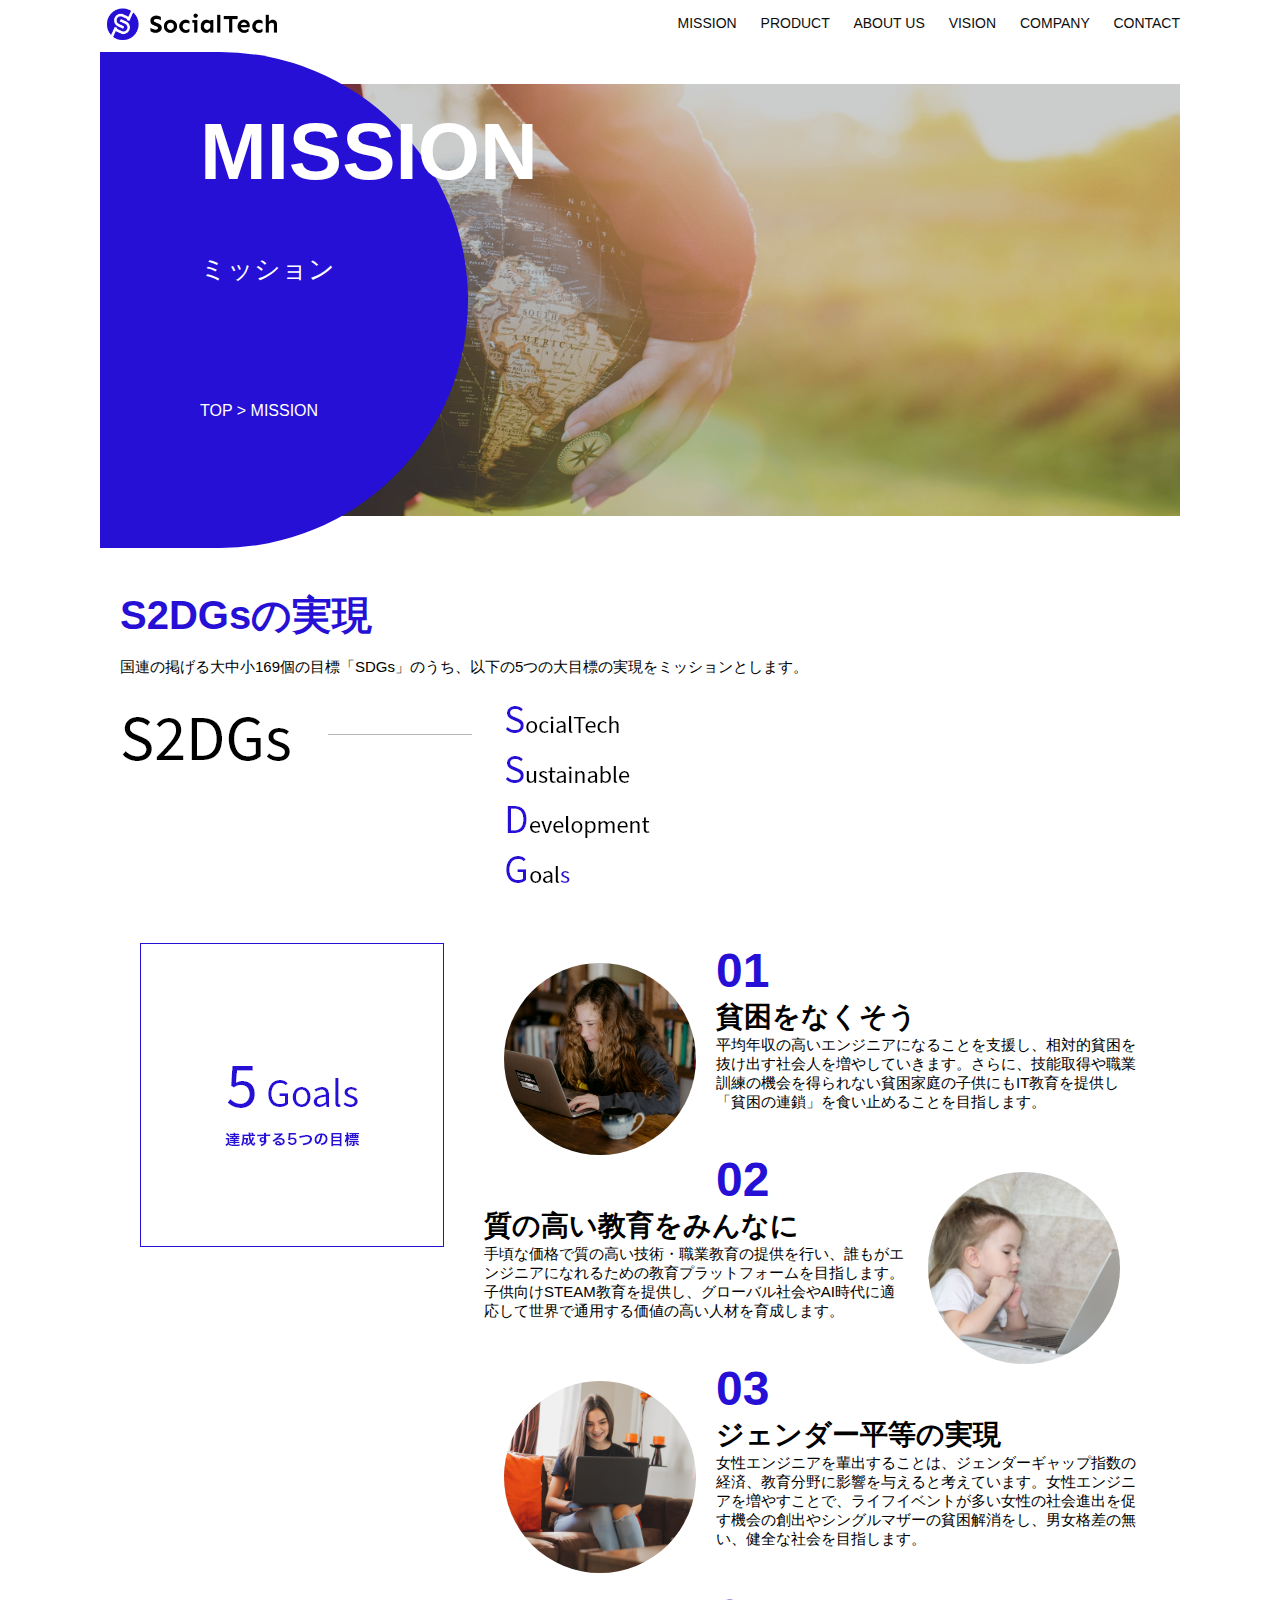
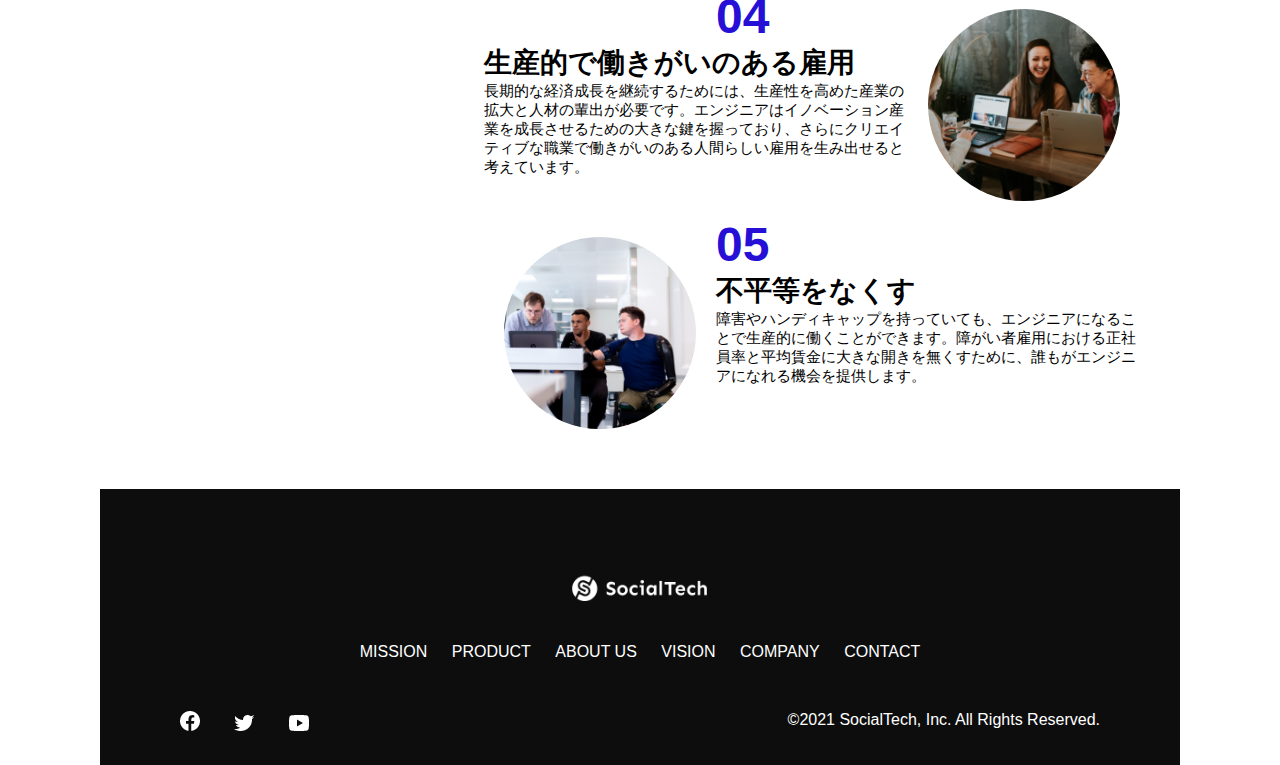
<file: kadai_tutorial_output/mission.html>
<!DOCTYPE html>
  <html>
  <head>
    <title>SocialTech - MISSION ミッション -</title>
    <meta charset="utf-8">
    <meta name="description" content="SocialTechが目指す5つの目標（S2DGs）を紹介します">
    <meta name="viewport" content="width=device-width, initial-scale=1.0">
    <link rel="stylesheet" href="style.css">
  </head>
 
  <body>
    <!-- ヘッダー -->
    <header>
      <!-- ロゴ -->
      <a href="index.html" id="logo"><img src="images/logo.png" alt="トップページに戻る"></a>
  
      <!-- PC用ナビゲーション -->
      <nav id="nav-pc">
        <a href="mission.html">MISSION</a>
        <a href="product.html">PRODUCT</a>
        <a href="index.html#aboutus">ABOUT US</a>
        <a href="index.html#vision">VISION</a>
        <a href="index.html#company">COMPANY</a>
        <a href="index.html#contact">CONTACT</a>
      </nav>
  
      <!-- スマホ用メニューボタン -->
      <img id="menu-sp" src="images/button-menu.png" alt="ナビゲーションを開く" onclick="document.getElementById('nav-sp').style.display = 'block'">
  
      <!-- スマホ用ナビゲーション -->
      <nav id="nav-sp">
        <img id="close" src="images/button-close.png" alt="ナビゲーションを閉じる" onclick="document.getElementById('nav-sp').style.display = 'none'">
        <a id="logo-sp" href="index.html" onclick="document.getElementById('nav-sp').style.display = 'none'"><img
            src="images/logo-sp.png" alt="トップページに戻る"></a>
        <a class="menu" href="mission.html" onclick="document.getElementById('nav-sp').style.display = 'none'">MISSION</a>
        <a class="menu" href="product.html" onclick="document.getElementById('nav-sp').style.display = 'none'">PRODUCT</a>
        <a class="menu" href="index.html#aboutus" onclick="document.getElementById('nav-sp').style.display = 'none'">ABOUT US</a>
        <a class="menu" href="index.html#vision"
          onclick="document.getElementById('nav-sp').style.display = 'none'">VISION</a>
        <a class="menu" href="index.html#company"
          onclick="document.getElementById('nav-sp').style.display = 'none'">COMPANY</a>
        <a class="menu" href="index.html#contact"
          onclick="document.getElementById('nav-sp').style.display = 'none'">CONTACT</a>
        <div id="sns">
          <a href="https://www.facebook.com/sejuku2013"><img src="images/button-facebook.png" alt="Facebookのリンク"></a>
          <a href="https://twitter.com/samuraijuku"><img src="images/button-twitter.png" alt="Twitterのリンク"></a>
          <a href="https://www.youtube.com/channel/UCCFOQO5aDK0xXam4cUQXT8g"><img src="images/button-youtube.png" alt="YouTubeのリンク"></a>
        </div>
      </nav>
    </header>
    <main>
      <article>
        <section id="mission-main">
          <div id="mission-title">
            <h1>MISSION</h1>
            <span>ミッション</span>
            <div>TOP > MISSION</div>
          </div>
        </section>
        <section id="mission-s2dgs">
          <h2 class="mission-h2">S2DGsの実現</h2>
          <p>国連の掲げる大中小169個の目標「SDGs」のうち、以下の5つの大目標の実現をミッションとします。</p>
          <img src="images/mission/mission-s2dgs.png" alt="S2DGs">
        </section>
        <section id="mission-5goals">
          <div>
            <img id="s2dgs-image" src="images/mission/mission-5goals.png" alt="5Goals">
          </div>
          <div>
            <div>
              <img class="fivegoals-image-left" src="images/mission/mission-5goals01.png" alt="PCを操作する女の子">
              <span class="fivegoals-number">01</span>
              <h3 class="fivegoals-h3">貧困をなくそう</h3>
              <p class="fivegoals-p">
                平均年収の高いエンジニアになることを支援し、相対的貧困を抜け出す社会人を増やしていきます。さらに、技能取得や職業訓練の機会を得られない貧困家庭の子供にもIT教育を提供し「貧困の連鎖」を食い止めることを目指します。
              </p>
            </div>
            <div>
              <img class="fivegoals-image-right" src="images/mission/mission-5goals02.png" alt="PCを見つめる小さい女の子">
              <span class="fivegoals-number">02</span>
              <h3 class="fivegoals-h3">質の高い教育をみんなに</h3>
              <p class="fivegoals-p">
                手頃な価格で質の高い技術・職業教育の提供を行い、誰もがエンジニアになれるための教育プラットフォームを目指します。子供向けSTEAM教育を提供し、グローバル社会やAI時代に適応して世界で通用する価値の高い人材を育成します。
              </p>
            </div>
    
            <div>
              <img class="fivegoals-image-left" src="images/mission/mission-5goals03.png" alt="PCを操作する女性">
              <span class="fivegoals-number">03</span>
              <h3 class="fivegoals-h3">ジェンダー平等の実現</h3>
              <p class="fivegoals-p">
                女性エンジニアを輩出することは、ジェンダーギャップ指数の経済、教育分野に影響を与えると考えています。女性エンジニアを増やすことで、ライフイベントが多い女性の社会進出を促す機会の創出やシングルマザーの貧困解消をし、男女格差の無い、健全な社会を目指します。
              </p>
            </div>
    
            <div>
              <img class="fivegoals-image-right" src="images/mission/mission-5goals04.png" alt="笑顔で話し合う3人の男女">
              <span class="fivegoals-number">04</span>
              <h3 class="fivegoals-h3">生産的で働きがいのある雇用</h3>
              <p class="fivegoals-p">
                長期的な経済成長を継続するためには、生産性を高めた産業の拡大と人材の輩出が必要です。エンジニアはイノベーション産業を成長させるための大きな鍵を握っており、さらにクリエイティブな職業で働きがいのある人間らしい雇用を生み出せると考えています。
              </p>
            </div>
    
            <div>
              <img class="fivegoals-image-left" src="images/mission/mission-5goals05.png" alt="障害を持つ男性が生き生きと働く様子">
              <span class="fivegoals-number">05</span>
              <h3 class="fivegoals-h3">不平等をなくす</h3>
              <p class="fivegoals-p">
                障害やハンディキャップを持っていても、エンジニアになることで生産的に働くことができます。障がい者雇用における正社員率と平均賃金に大きな開きを無くすために、誰もがエンジニアになれる機会を提供します。
              </p>
            </div>
          </div>
        </section>
      </article>
      <footer>
        <div id="footer-logo">
          <img src="images/logo-sp.png" alt="SocialTech">
        </div>
        <div id="footer-link">
          <a href="mission.html">MISSION</a>
          <a href="product.html">PRODUCT</a>
          <a href="index.html#aboutus">ABOUT US</a>
          <a href="index.html#vision">VISION</a>
          <a href="index.html#company">COMPANY</a>
          <a href="index.html#contact">CONTACT</a>
        </div>
        <div id="sns-footer">
          <a href="https://www.facebook.com/sejuku2013"><img src="images/button-facebook.png" alt="Facebookのリンク"></a>
          <a href="https://twitter.com/samuraijuku"><img src="images/button-twitter.png" alt="Twitterのリンク"></a>
          <a href="https://www.youtube.com/channel/UCCFOQO5aDK0xXam4cUQXT8g"><img src="images/button-youtube.png" alt="YouTubeのリンク"></a>
          <span id="copyright">&copy;2021 SocialTech, Inc. All Rights Reserved. </span>
        </div>
      </footer>
    </main>
  </body>
  </html>
</file>
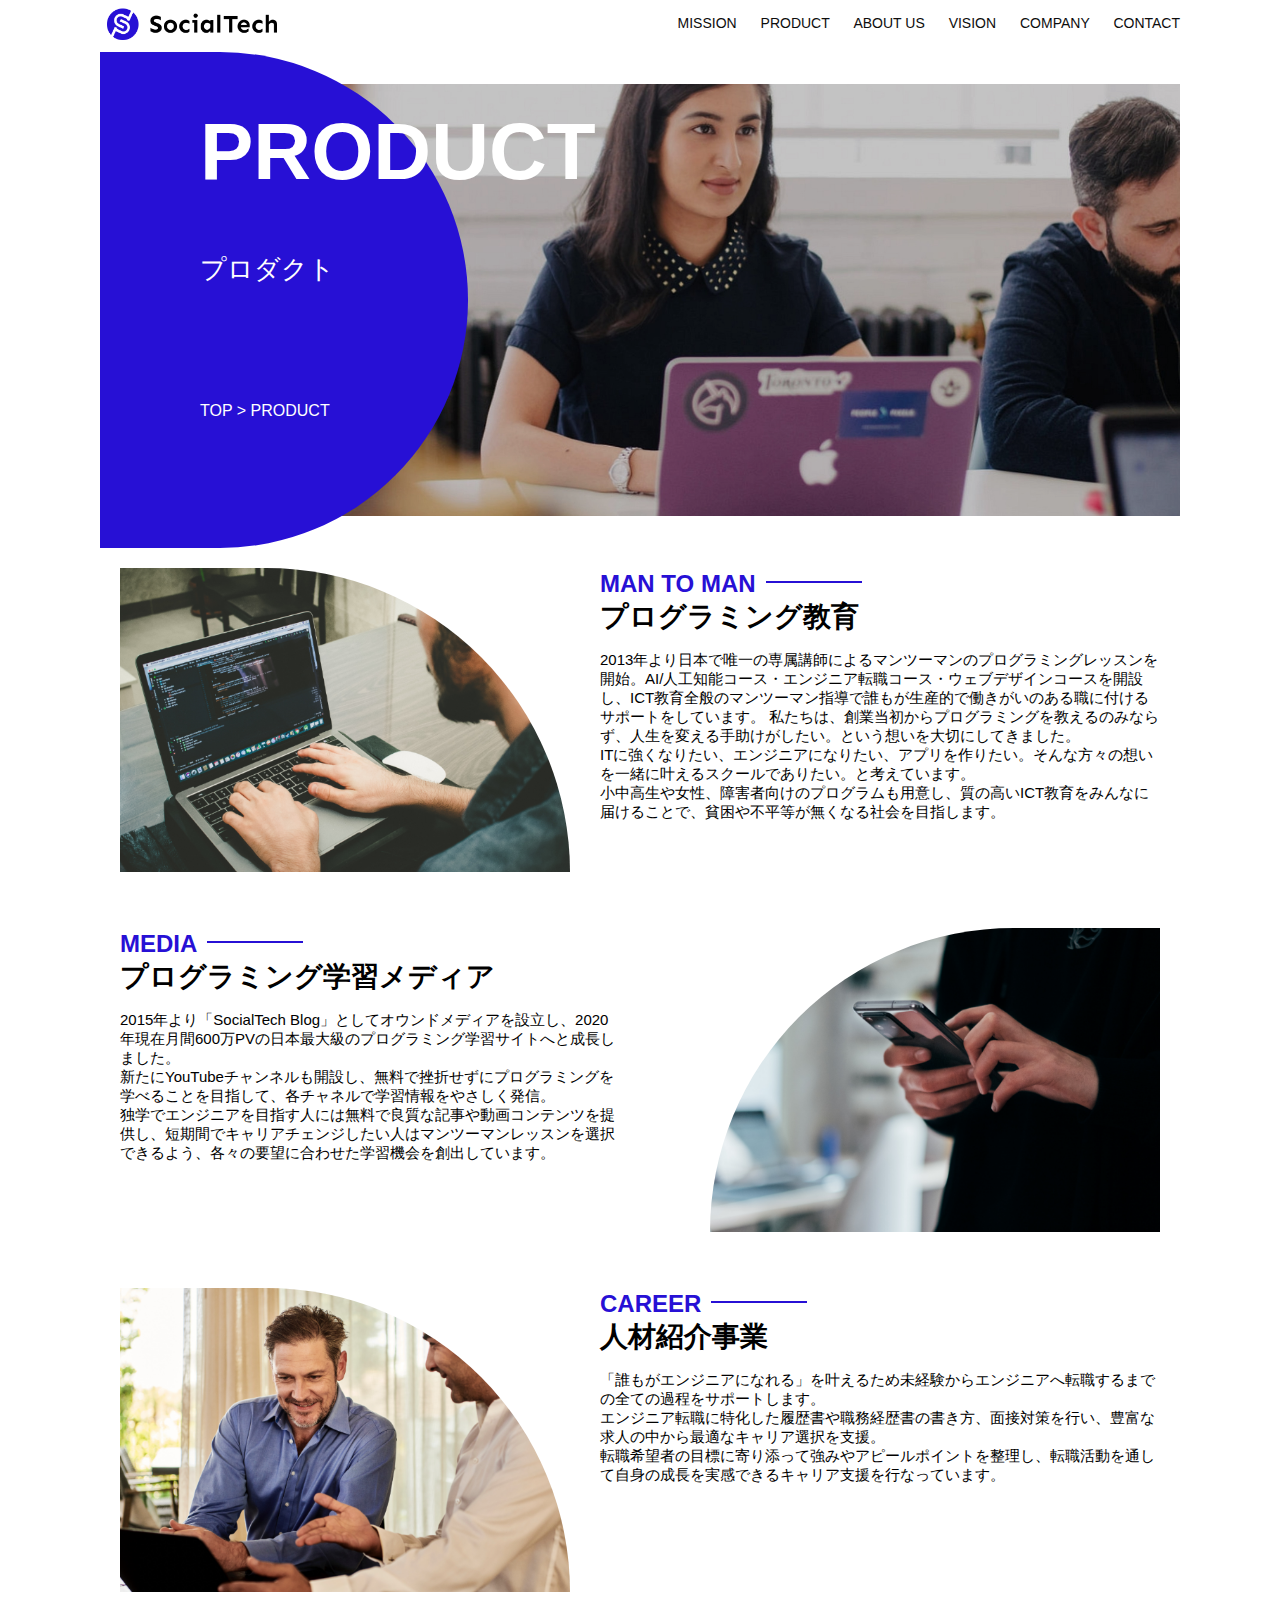
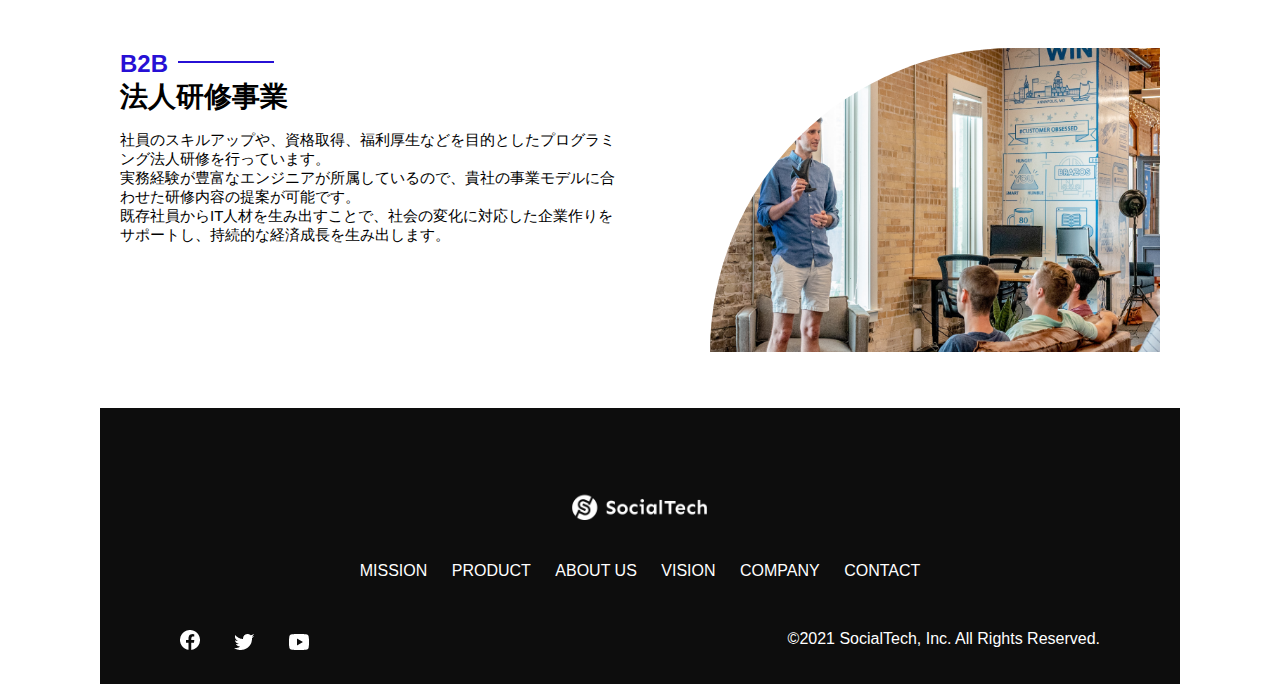
<file: kadai_tutorial_output/product.html>
<!DOCTYPE html>
  <html>
  <head>
    <title>SocialTech -PRODUCT プロダクト-</title>
    <meta charset="utf-8">
    <meta name="description" content="SocialTechの4つのプロダクトを紹介します">
    <meta name="viewport" content="width=device-width, initial-scale=1.0">
    <link rel="stylesheet" href="style.css">
  </head>
  
  <body>
    <!-- ヘッダー -->
    <header>
      <!-- ロゴ -->
      <a href="index.html" id="logo"><img src="images/logo.png" alt="トップページに戻る"></a>
  
      <!-- PC用ナビゲーション -->
      <nav id="nav-pc">
        <a href="mission.html">MISSION</a>
        <a href="product.html">PRODUCT</a>
        <a href="index.html#aboutus">ABOUT US</a>
        <a href="index.html#vision">VISION</a>
        <a href="index.html#company">COMPANY</a>
        <a href="index.html#contact">CONTACT</a>
      </nav>
  
      <!-- スマホ用メニューボタン -->
      <img id="menu-sp" src="images/button-menu.png" alt="ナビゲーションを開く" onclick="document.getElementById('nav-sp').style.display = 'block'">
  
      <!-- スマホ用ナビゲーション -->
      <nav id="nav-sp">
        <img id="close" src="images/button-close.png" alt="ナビゲーションを閉じる" onclick="document.getElementById('nav-sp').style.display = 'none'">
        <a id="logo-sp" href="index.html" onclick="document.getElementById('nav-sp').style.display = 'none'"><img
            src="images/logo-sp.png" alt="トップページに戻る"></a>
        <a class="menu" href="mission.html" onclick="document.getElementById('nav-sp').style.display = 'none'">MISSION</a>
        <a class="menu" href="product.html" onclick="document.getElementById('nav-sp').style.display = 'none'">PRODUCT</a>
        <a class="menu" href="index.html#aboutus" onclick="document.getElementById('nav-sp').style.display = 'none'">ABOUT US</a>
        <a class="menu" href="index.html#vision"
          onclick="document.getElementById('nav-sp').style.display = 'none'">VISION</a>
        <a class="menu" href="index.html#company"
          onclick="document.getElementById('nav-sp').style.display = 'none'">COMPANY</a>
        <a class="menu" href="index.html#contact"
          onclick="document.getElementById('nav-sp').style.display = 'none'">CONTACT</a>
        <div id="sns">
          <a href="https://www.facebook.com/sejuku2013"><img src="images/button-facebook.png" alt="Facebookのリンク"></a>
          <a href="https://twitter.com/samuraijuku"><img src="images/button-twitter.png" alt="Twitterのリンク"></a>
          <a href="https://www.youtube.com/channel/UCCFOQO5aDK0xXam4cUQXT8g"><img src="images/button-youtube.png" alt="YouTubeのリンク"></a>
        </div>
      </nav>
    </header>
    <main>
      <article>
        <section id="product-main">
          <div id="product-title">
            <h1>PRODUCT</h1>
            <span>プロダクト</span>
            <div>TOP > PRODUCT</div>
          </div>
        </section>
        <section class="product-section1">
          <img src="images/product/product-mantoman.png" alt="PCでコードを書く男性">
          <div>
            <h2 class="product-h2">MAN TO MAN</h2>
            <h3 class="product-h3">プログラミング教育</h3>
            <p>2013年より日本で唯一の専属講師によるマンツーマンのプログラミングレッスンを開始。AI/人工知能コース・エンジニア転職コース・ウェブデザインコースを開設し、ICT教育全般のマンツーマン指導で誰もが生産的で働きがいのある職に付けるサポートをしています。
                私たちは、創業当初からプログラミングを教えるのみならず、人生を変える手助けがしたい。という想いを大切にしてきました。<br>ITに強くなりたい、エンジニアになりたい、アプリを作りたい。そんな方々の想いを一緒に叶えるスクールでありたい。と考えています。<br>小中高生や女性、障害者向けのプログラムも用意し、質の高いICT教育をみんなに届けることで、貧困や不平等が無くなる社会を目指します。
            </p>
          </div>
        </section>
        <section class="product-section2">
          <div>
            <h2 class="product-h2">MEDIA</h2>
            <h3 class="product-h3">プログラミング学習メディア</h3>
            <p>2015年より「SocialTech
                Blog」としてオウンドメディアを設立し、2020年現在月間600万PVの日本最大級のプログラミング学習サイトへと成長しました。<br>新たにYouTubeチャンネルも開設し、無料で挫折せずにプログラミングを学べることを目指して、各チャネルで学習情報をやさしく発信。<br>独学でエンジニアを目指す人には無料で良質な記事や動画コンテンツを提供し、短期間でキャリアチェンジしたい人はマンツーマンレッスンを選択できるよう、各々の要望に合わせた学習機会を創出しています。
            </p>
          </div>
          <img src="images/product/product-media.png" alt="スマートフォンを操作する人">
        </section>
        <section class="product-section1">
          <img src="images/product/product-career.png" alt="笑顔で話し合う2人の男性">
          <div>
            <h2 class="product-h2">CAREER</h2>
            <h3 class="product-h3">人材紹介事業</h3>
            <p>「誰もがエンジニアになれる」を叶えるため未経験からエンジニアへ転職するまでの全ての過程をサポートします。<br>エンジニア転職に特化した履歴書や職務経歴書の書き方、面接対策を行い、豊富な求人の中から最適なキャリア選択を支援。<br>転職希望者の目標に寄り添って強みやアピールポイントを整理し、転職活動を通して自身の成長を実感できるキャリア支援を行なっています。<br>
            </p>
          </div>
        </section>
        <section class="product-section2">
          <div>
            <h2 class="product-h2">B2B</h2>
            <h3 class="product-h3">法人研修事業</h3>
            <p>社員のスキルアップや、資格取得、福利厚生などを目的としたプログラミング法人研修を行っています。<br>実務経験が豊富なエンジニアが所属しているので、貴社の事業モデルに合わせた研修内容の提案が可能です。<br>既存社員からIT人材を生み出すことで、社会の変化に対応した企業作りをサポートし、持続的な経済成長を生み出します。
            </p>
          </div>
          <img src="images/product/product-b2b.png" alt="講演中の男性とそれを聴く人々">
        </section>
      </article>
      <footer>
        <div id="footer-logo">
          <img src="images/logo-sp.png" alt="SocialTech">
        </div>
        <div id="footer-link">
          <a href="mission.html">MISSION</a>
          <a href="product.html">PRODUCT</a>
          <a href="index.html#aboutus">ABOUT US</a>
          <a href="index.html#vision">VISION</a>
          <a href="index.html#company">COMPANY</a>
          <a href="index.html#contact">CONTACT</a>
        </div>
        <div id="sns-footer">
          <a href="https://www.facebook.com/sejuku2013"><img src="images/button-facebook.png" alt="Facebookのリンク"></a>
          <a href="https://twitter.com/samuraijuku"><img src="images/button-twitter.png" alt="Twitterのリンク"></a>
          <a href="https://www.youtube.com/channel/UCCFOQO5aDK0xXam4cUQXT8g"><img src="images/button-youtube.png" alt="YouTubeのリンク"></a>
          <span id="copyright">&copy;2021 SocialTech, Inc. All Rights Reserved. </span>
        </div>
      </footer>
    </main>
  </body>
  </html>
</file>
<file: html-css-kadai_013/style.css>
/* PC、スマホ共通スタイル */
body {
  font-family: "Source Sans Pro", "Hiragino Kaku Gothic ProN", Meiryo, Arial,
    sans-serif;
}

p {
  font-size: 15px;
}

#main-visual>img {
  width: 100%;
}

/*================
PC用のスタイル 
=================*/
@media screen and (min-width: 768px) {
  /* 横幅設定 */
  body {
    max-width: 1080px;
    min-width: 960px;
    margin: 0 auto 0 auto;
  }

  /* ヘッダー */
  header {
    display: flex;
    justify-content: space-between;
  }

  /* ナビゲーションのレイアウト */
  #nav-pc {
    text-align: right;
    font-size: 14px;
    padding-top: 15px;
  }

  /* ナビゲーションのリンクの装飾設定 */
  #nav-pc>a {
    text-decoration: none;
    margin-left: 20px;
  }

  #nav-pc>a:link {
    color: #0d0d0d;
  }

  #nav-pc>a:visited {
    color: #0d0d0d;
  }

  #nav-pc>a:hover {
    color: #0d0d0d;
    text-decoration: underline;
  }

  #nav-pc>a:active {
    color: #0d0d0d;
  }

  #menu-sp {
    display: none;
  }

  #nav-sp {
    display: none;
  }
}

/*================
SP用のスタイル 
=================*/
@media screen and (max-width: 767px) {
  body {
    min-width: 375px;
    margin: 0;
  }

  #nav-pc {
    display: none;
  }

  #menu-sp {
    float: right;
    padding: 0;
  }

  #nav-sp {
    background-color: #ce933e;
    position: absolute;
    left: 0;
    top: 0;
    height: 100%;
    width: 100%;
    display: none;
    z-index: 100;
  }

  #close{
    position: absolute;
    top: 20px;
    right: 20px;
  }

  #logo-sp {
    margin: 80px 0px 30px 20px;
  }

  #nav-sp > a {
    display: block;
  }

  #nav-sp > a:link {
    color: #ffffff;
  }

  #nav-sp > a:visited {
    color: #ffffff;
  }

  #nav-sp > a:hover {
    color: #ffffff;
    text-decoration: underline;
  }

  #nav-sp > a:active {
    color: #ffffff;
  }

  #nav-sp > .menu {
    text-decoration: none;
    display: block;
    margin: auto 20px;
    height: 44px;
    font-size: 16px;
    background-image: url("images/arrow.png");
    background-repeat: no-repeat;
    background-position: right top;
  }
}
</file>
<file: kadai_012/style.css>
/* PC、スマホ共通スタイル */
body {
  font-family: "Source Sans Pro", "Hiragino Kaku Gothic ProN", Meiryo, Arial,
    sans-serif;
}

p {
  font-size: 15px;
}

/*================
PC用のスタイル 
=================*/
/* 横幅設定 */
body {
  max-width: 1080px;
  min-width: 960px;
  margin: 0 auto 0 auto;
}

/* ヘッダー */
header {
  display: flex;
  justify-content: space-between;
}

/* ナビゲーションのレイアウト */
#nav-pc {
  text-align: right;
  font-size: 14px;
  padding-top: 15px;
}

/* ナビゲーションのリンクの装飾設定 */
#nav-pc>a {
  text-decoration: none;
  margin-left: 20px;
}

#nav-pc>a:link {
  color: #0d0d0d;
}

#nav-pc>a:visited {
  color: #0d0d0d;
}

#nav-pc>a:hover {
  color: #0d0d0d;
  text-decoration: underline;
}

#nav-pc>a:active {
  color: #0d0d0d;
}

/* メインビジュアル*/
#main-visual {
  position: relative;
  height: 400px;
}

#main-message {
  position: absolute;
  top: 0;
  left: 0;
  background-color: #2710d5;
  color: #ffffff;
  border-radius: 0 0 476px 0;
  max-width: 620px;
  height: 100%;
  width: 100%;
  z-index: 11;
}

#main-message>h1 {
  font-size: 60px;
  font-weight: bold;
  margin: 100px 0 0 50px;
}

#main-message>p {
  font-size: 28px;
  margin: 0 0 0 50px;
}

#main-visual>img {
  max-width: 620px;
  border-radius: 476px 0 0 0;
  position: absolute;
  top: 0;
  right: 0;
  z-index: 10;
}

/* 見出し */
h2 {
  margin: 40px 0 0 0;
}

h2::after {
  content: url("images/line.png");
  margin-left: 10px;
}

h3 {
  font-size: 27px;
}

/* ミッション */
#mission {
  margin: 80px auto 80px auto;
  width: 100%;
}

#mission-flex {
  width: 100%;
  display: flex;
}

#mission-flex>div {
  width: 50%;
  margin: 20px;
}

#mission-photo {
  width: 100%;
}

#s2dgs {
  margin-top: 50px;
}

/* プロダクト */
#product {
  background-color: #fafafa;
  width: 100%;
  margin: 80px 0 80px 0;
  padding: 10px 40px 0px 40px;
}

/* 外枠 */
#product>div {
  margin-top: 40px;
  display: flex;
}

/* 左のカラム */
#product-left {
  width: 50%;
  margin-right: 20px;
}

/* 右のカラム */
#product-right {
  width: 50%;
  margin-left: 20px;
  margin-top: 80px;
}

/* 画像＋説明の枠 */
#product-left>div {
  position: relative;
  height: 480px;
  margin-right: 20px;
}

#product-right>div {
  position: relative;
  height: 480px;
  margin-left: 20px;
}

/* 画像 */
.product-photo {
  width: 100%;
}

/* 説明文の枠 */
.product-explain {
  background-color: #ffffff;
  position: absolute;
  left: 0;
  top: 280px;
  margin: 0 40px 0 40px;
  padding: 20px;
  box-shadow: 5px 5px 10px rgba(0, 0, 0, 0.05);
}

/* 説明文の英語 */
.product-explain>span {
  color: #2710d5;
  font-weight: bold;
  font-size: 16px;
  margin: 0;
}

/* 説明文の見出し */
.product-explain>h3 {
  margin: 5px 0 5px 0;
}

/* 説明文 */
.product-explain>p {
  margin: 0;
}

/* 「もっとみる」ボタン */
#product-more {
  margin: 0 auto -42px auto;
}

/* ABOUT US */
#aboutus {
  margin: 80px auto 80px auto;
}

/* 3つの組織文化と画像を入れる枠 */
#aboutus>div {
  display: flex;
}

/* 画像 */
.culture-img {
  width: 100%;
  align-self: flex-start;
}

.culture-img2 {
  margin-top: 50px;
  width: 100%;
}

/* 3つの組織文化の表 */
.culture-table {
  max-width: 500px;
  margin-right: 50px;
}

/* 番号 */
.culture-num {
  font-size: 80px;
  color: #2710d5;
  margin: 0 20px 0 0;
}

/* 組織文化英語 */
.culture-en {
  color: #2710d5;
  font-weight: bold;
  font-size: 24px;
  display: block;
}

/* 組織文化日本語 */
.culture-jp {
  font-size: 28px;
  font-weight: bold;
}

/* 説明文 */
.culture-description {
  margin: 0;
}

/* ビジョン */
#vision {
  margin: 80px auto 80px auto;
}

/* セクション内の外枠 */
#vision>div {
  width: 100%;
  display: flex;
  justify-content: space-between;
  flex-wrap: wrap;
}

/* 7つの行動指針の枠 */
.vision-box {
  width: 300px;
  height: 300px;
  margin-bottom: 30px;
  position: relative;
}

.vision-box>img {
  width: 100%;
  height: auto;
  position: absolute;
  top: 0;
  left: 0;
  z-index: 30;
}

.vision-box>span {
  position: absolute;
  top: 0;
  left: 0;
  z-index: 31;
  margin-right: 20px;
}

.vision-box>span>h4 {
  color: #2710d5;
  font-size: 19px;
  margin: 80px 0 0 0;
  Ï
}

.vision-box>span>h4::first-letter {
  font-size: 40px;
}

.vision-box>span>h5 {
  font-size: 20px;
  margin: 0 0 0 0;
}

.vision-box>span>p {
  margin: 10px 0 0 0;
}

/* 事例 */
#cases {
  margin: 40px auto;
  width: 100%;
}

#cases > ul {
  display: flex;
  list-style: none;
}

#cases > ul > li {
  width: 33%;
  margin: 20px;
}

.case-card {
  background-color: #ffffff;
  min-width: 400px;
  box-shadow: 5px 5px 15px rgba(0, 0, 0, 0.2);
}

.case-img {
  width: 100%;
}

.case-info {
  padding: 10px 20px;
}

.case-name {
  color: #2710d5;
  font-size: 19px;
}

.case-content {
  font-size: 14px;
}

/* 会社概要 */
#company {
  margin: 80px auto 80px auto;
}

#company-table {
  width: 100%;
}

.tableheader {
  text-align: left;
  padding: 20px;
  border-bottom-color: #2710d5;
  border-bottom-width: 1px;
  border-bottom-style: solid;
  width: 100px;
}

.tableheader-first {
  text-align: left;
  padding: 20px;
  border-bottom-color: #2710d5;
  border-bottom-width: 1px;
  border-bottom-style: solid;
  border-top-color: #2710d5;
  border-top-width: 1px;
  border-top-style: solid;
  width: 100px;
}

.cell {
  padding: 30px;
  border-bottom-color: #ececec;
  border-bottom-width: 1px;
  border-bottom-style: solid;
}

.cell-first {
  padding: 30px;
  border-bottom-color: #ececec;
  border-bottom-width: 1px;
  border-bottom-style: solid;
  border-top-color: #ececec;
  border-top-width: 1px;
  border-top-style: solid;
}

#company>iframe {
  width: 100%;
  height: 368px;
  margin-top: 40px;
}

/* お問い合わせ */
#contact {
  margin: 80px auto 80px auto;
}

/* 外枠 */
#contact>form>div {
  display: flex;
  flex-direction: row;
  flex-wrap: wrap;
  padding-bottom: 30px;
}

/* 左列の見出し */
.contact-heading {
  width: 240px;
  align-self: center;
}

/* 見出しのラベル */
.contact-label {
  font-weight: bold;
}

/* 必須 */
.contact-span {
  color: #ce2222;
  margin: 0 0 0 20px;
  font-weight: bold;
}

/* テキストボックス */
.contact-textbox {
  border-top: 0;
  border-left: 0;
  border-right: 0;
  border-bottom-width: 1px;
  border-bottom-color: #707070;
  border-bottom-style: solid;
  background-color: #fafafa;
  width: 400px;
  height: 56px;
}

/* お問い合わせ内容のテキストエリア */
.contact-textarea {
  border-top: 0;
  border-left: 0;
  border-right: 0;
  border-bottom-width: 1px;
  border-bottom-color: #707070;
  border-bottom-style: solid;
  background-color: #fafafa;
  width: 400px;
  height: 200px;
}

/* 個人情報の取り扱い */
details {
  width: 700px;
}

details>div {
  background-color: #fafafa;
  padding: 20px;
}

details>div>span {
  font-weight: bold;
}

/* フッター */
footer {
  background-color: #0d0d0d;
  text-align: center;
  padding: 80px 80px 30px 80px;
}

#footer-logo {
  margin-bottom: 30px;
}

#footer-link {
  margin-bottom: 50px;
}
#footer-link > a {
  text-decoration: none;
  margin: 10px;
}
#footer-link > a:link {
  color: #ffffff;
}
#footer-link > a:visited {
  color: #ffffff;
}
#footer-link > a:hover {
  color: #ffffff;
  text-decoration: underline;
}
#footer-link > a:active {
  color: #ffffff;
}

#sns-footer {
  text-align: left;
  width: 100%;
}

#sns-footer > a {
  margin-right: 30px;
}

#copyright {
  color: #ffffff;
  float: right;
}
</file>
<file: kadai_tutorial_output/style.css>
/* PC、スマホ共通スタイル */
body {
  font-family: "Source Sans Pro", "Hiragino Kaku Gothic ProN", Meiryo, Arial, sans-serif;
  }
  
  p {
    font-size: 15px;
  }

  .arrow-right {
    color: #2710d5;
  }

  #submit {
    margin-top: 50px;
  }

/*================
 PC用のスタイル 
=================*/
@media screen and (min-width: 768px) {

  /* 横幅設定 */
  body {
  max-width: 1080px;
  min-width: 900px;
  margin: 0 auto 0 auto;
  }

  /* ヘッダー */
  header {
    display: flex;
    justify-content: space-between;
  }

  /* ナビゲーションのレイアウト */
  #nav-pc {
    font-size: 14px;
    padding-top: 15px;
  }

  /* ナビゲーションのリンクの装飾設定 */
  #nav-pc > a {
    text-decoration: none;
    margin-left: 20px;
  }

  #nav-pc > a:link {
    color: #0d0d0d;
  }

  #nav-pc > a:visited {
    color: #0d0d0d;
  }

  #nav-pc > a:hover {
    color: #0d0d0d;
    text-decoration: underline;
  }

  #nav-pc > a:active {
    color: #0d0d0d;
  }

  /* スマホ用ナビを非表示 */
  #nav-sp,
  #menu-sp {
    display: none;
  }

  /* メインビジュアル */
  #main-visual {
    position: relative;
    height: 400px;
  }

  #main-message {
    position: absolute;
    top: 0;
    left: 0;
    background-color: #2710d5;
    color: #ffffff;
    border-radius: 0 0 476px 0;
    max-width: 620px;
    height: 100%;
    width: 100%;
    z-index: 11;
  }

  #main-message > h1 {
    font-size: 60px;
    font-weight: bold;
    margin: 100px 0 0 50px
  }

  #main-message > p {
    font-size: 28px;
    margin: 0 0 0 50px;
  }

  #main-visual > img {
    max-width: 620px;
    border-radius: 476px 0 0 0;
    position: absolute;
    top: 0;
    right: 0;
    z-index: 10;
  }

  /* 見出し */
  h2 {
    margin: 40px 0 0 0;
  }

  h2::after {
    content: url("images/line.png");
    margin-left: 10px;
  }

  h3 {
    font-size: 27px;
  }

  /* ミッション */
  #mission {
    margin: 80px auto 80px auto;
    width: 100%;
  }

  #mission-flex {
    width: 100%;
    display: flex;
  }

  #mission-flex > div {
    width: 50%;
    margin: 20px;
  }

  #mission-photo {
    width: 100%;
  }

  #s2dgs {
    margin-top: 50px;
    width: 100%;
  }

  /* プロダクト */
  #product {
    background-color: #fafafa;
    margin: 80px 0 80px 0;
    padding: 10px 40px 0px 40px;
  }

  /* 外枠 */
  #product > div {
    margin-top: 40px;
    display: flex;
  }

  /* 左のカラム */
  #product-left {
    width: 50%;
    margin-right: 20px;
  }

  /* 右のカラム */
  #product-right {
    width: 50%;
    margin-left: 20px;
    margin-top: 80px;
  }

  /* 写真＋説明の枠 */
  #product-left > div {
    position: relative;
    height: 480px;
    margin-right: 20px;
  }
  #product-right > div {
    position: relative;
    height: 480px;
    margin-left: 20px;
  }

  /* 写真 */
  .product-photo {
    width: 100%;
  }

  /* 説明文の枠 */
  .product-explain {
    background-color: #ffffff;
    position: absolute;
    left: 0;
    top: 280px;
    margin: 0 40px 0 40px;
    padding: 20px;
    box-shadow: 5px 5px 10px rgba(0, 0, 0, 0.05);
  }

  /* 説明文の英語 */
  .product-explain > span {
    color: #2710d5;
    font-weight: bold;
    font-size: 16px;
    margin: 0px;
  }

  /* 説明文の見出し */
  .product-explain > h3 {
    font-size: 20px;
    margin: 5px 0 5px 0;
  }

  /* 説明文 */
  .product-explain > p {
    font-size: 14px;
    margin: 0;
  }

  /* もっと見るボタン */
  #product-more {
    margin: 0 auto -42px auto;
  }

  /* ABOUT US */
  #aboutus {
    margin: 80px auto 80px auto;
  }

  /* ３つの組織文化と写真を入れる枠 */
  #aboutus > div {
    display: flex;
  }

  /* 写真 */
  .culture-img {
    width: 100%;
    align-self: flex-start;
  }

  .culture-img2 {
    margin-top: 50px;
    width: 100%;
  }

  /* 3つの組織文化の表 */
  .culture-table {
    margin-right: 50px;
  }

  /* 番号 */
  .culture-num {
    font-size: 80px;
    color: #2710d5;
    margin: 0 20px 0 0;
  }

  /* 組織文化英語 */
  .culture-en {
    color: #2710d5;
    font-weight: bold;
    font-size: 24px;
    display: block;
  }

  /* 組織文化日本語 */
  .culture-jp {
    font-size: 28px;
    font-weight: bold;
  }

  /* 説明文 */
  .culture-description {
    margin: 0;
  }

  /* ビジョン */
  #vision {
    margin: 80px auto 80px auto;
  }

  /* セクション内の外枠 */
  #vision > div {
    width: 100%;
    display: flex;
    justify-content: space-between;
    flex-wrap: wrap;
  }

  /* 7つの行動指針の枠 */
  .vision-box {
    width: 300px;
    height: 300px;
    margin-bottom: 30px;
    position: relative;
  }

  .vision-box > img {
    width: 100%;
    height: auto;
    position: absolute;
    top: 0;
    left: 0;
    z-index: 30;
  }

  .vision-box > span {
    position: absolute;
    top: 0;
    left: 0;
    z-index: 31;
    margin-right: 20px;
  }

  .vision-box > span > h4 {
    color: #2710d5;
    font-size: 19px;
    margin: 80px 0 0 0;
  }

  .vision-box > span > h4::first-letter {
    font-size: 40px;  
  }

  .vision-box > span > h5 {
    font-size: 20px;
    margin: 0 0 0 0;
  }

  .vision-box > span > p {
    margin: 10px 0 0 0;
  }

  /* 会社概要 */
  #company {
    margin: 80px auto 80px auto;
  }

  #company-table {
    width: 100%;
  }

  .tableheader {
    text-align: left;
    padding: 20px;
    border-bottom-color: #2710d5;
    border-bottom-width: 1px;
    border-bottom-style: solid;
    width: 100px;
  }

  .tableheader-first {
    text-align: left;
    padding: 20px;
    border-bottom-color: #2710d5;
    border-bottom-width: 1px;
    border-bottom-style: solid;
    border-top-color: #2710d5;
    border-top-width: 1px;
    border-top-style: solid;
    width: 100px;
  }

  .cell {
    padding: 30px;
    border-bottom-color: #ececec;
    border-bottom-width: 1px;
    border-bottom-style: solid;
  }

  .cell-first {
    padding: 30px;
    border-bottom-color: #ececec;
    border-bottom-width: 1px;
    border-bottom-style: solid;
    border-top-color: #ececec;
    border-top-width: 1px;
    border-top-style: solid;
  }

  #company > iframe {
    width: 100%;
    height: 368px;
    margin-top: 40px;
  }

  /* お問い合わせ */
  #contact {
    margin: 80px auto 80px auto;
  }

  /* 外枠 */
  #contact > form > div {
    display: flex;
    flex-direction: row;
    flex-wrap: wrap;
    padding-bottom: 30px; 
  }

  /* 左列　見出し */
  .contact-heading {
    width: 240px;
    align-self: center;
  }

  /* 見出しのラベル */
  .contact-label {
    font-weight: bold;
  }

  /* 必須 */
  .contact-span {
    color: #ce2222;
    margin: 0 0 0 20px;
    font-weight: bold;
  }

  /* テキストボックス */
  .contact-textbox {
    border-top: 0px;
    border-left: 0px;
    border-right: 0px;
    border-bottom-width: 1px;
    border-bottom-color: #707070;
    border-bottom-style: solid;
    background-color: #fafafa;
    width: 400px;
    height: 56px;
  }

  /* お問い合わせ内容のテキストエリア */
  .contact-textarea {
    border-top: 0;
    border-left: 0;
    border-right: 0;
    border-bottom-width: 1px;
    border-bottom-color: #707070;
    border-bottom-style: solid;
    background-color: #fafafa;
    width: 400px;
    height: 200px;
  }

  /* 個人情報の取り扱い */
  details {
    width: 700px;
  }
  details > div {
    background-color: #fafafa;
    padding: 20px;
  }
  details > div > span {
    font-weight: bold;
  }

  /* フッター */
  footer {
    background-color: #0d0d0d;
    text-align: center;
    padding: 80px 80px 30px 80px;
  }

  #footer-logo {
    margin-bottom: 30px;
  }

  #footer-link {
    margin-bottom: 50px;
  }
  #footer-link > a {
    text-decoration: none;
    margin: 10px;
  }
  #footer-link > a:link {
    color: #ffffff;
  }
  #footer-link > a:visited {
    color: #ffffff;
  }
  #footer-link > a:hover {
    color: #ffffff;
    text-decoration: underline;
  }
  #footer-link > a:active {
    color: #ffffff;
  }

  #sns-footer {
    text-align: left;
    width: 100%;
  }

  #sns-footer > a {
    margin-right: 30px;
  }

  #copyright {
    color: #ffffff;
    float: right;
  }

  /* mission.html用スタイル */
  /* ミッションのメインビジュアル */
  #mission-main {
    height: 496px;
    width: 100%;
    background-image: url("images/mission/mission-main.png");
    background-repeat: no-repeat;
    background-position-y: center;
  }

  #mission-title {
    background-color: #2710d5;
    width: 368px;
    color: #ffffff;
    height: 496px;
    border-radius: 0 248px 248px 0;
    position: relative;
  }

  #mission-title > h1 {
    position: absolute;
    top: 0;
    left: 100px;
    font-size: 80px;
  }

  #mission-title > span {
    position: absolute;
    top: 200px;
    left: 100px;
    font-size: 26px;
  }

  #mission-title > div {
    position: absolute;
    top: 350px;
    left: 100px;
    font-size: 16px;
  }

  #mission-s2dgs {
    width: 100%;
    margin: 20px;
  }

  .mission-h2 {
    color: #2710d5;
    font-size: 40px;
  }

  .mission-h2::after {
    content: none;
  }

  #mission-5goals {
    margin: 20px;
    display: flex;
  }

  #mission-5goals > div {
    flex-grow: 1;
    padding: 20px;
  }

  #mission-5goals > div > div {
    margin-bottom: 40px;
  }

  .fivegoals-image-right {
    float: right;
    margin: 20px;
  }

  .fivegoals-image-left {
    float: left;
    margin: 20px;
  }

  .fivegoals-number {
    color: #2710d5;
    font-size: 48px;
    font-weight: bold;
    margin: 0;
  }

  .fivegoals-h3 {
    font-size: 28px;
    margin: 0;
  }

  .fivegoals-p {
    margin: 0;
  }

  /* プロダクトページ */
  #product-main {
    height: 496px;
    width: 100%;
    background-image: url("images/product/product-main.png");
    background-repeat: no-repeat;
    background-position-y: center;
  }

  #product-title {
    background-color: #2710d5;
    width: 368px;
    color: #ffffff;
    height: 496px;
    border-radius: 0 248px 248px 0;
    position: relative;
  }

  #product-title > h1 {
    position: absolute;
    top: 0;
    left: 100px;
    font-size: 80px;
  }

  #product-title > span {
    position: absolute;
    top: 200px;
    left: 100px;
    font-size: 26px;
  }

  #product-title > div {
    position: absolute;
    top: 350px;
    left: 100px;
    font-size: 16px;
  }

  /* セクション1 */
  .product-section1 {
    position: relative;
    margin: 20px;
    height: 340px;
  }

  .product-section1 > img {
    position: absolute;
    top: 0;
    left: 0;
    width: 450px;
    margin: 0 40px 30px 0;
    border-radius: 0 432px 0 0;
  }

  .product-section1 > div {
    position: absolute;
    top: 0;
    left: 480px;
  }

  /* セクション２*/
  .product-section2 {
    position: relative;
    margin: 20px;
    height: 340px;
  }

  .product-section2 > img {
    position: absolute;
    top: 0;
    right: 0;
    width: 450px;
    margin: 0 0 30px 40px;
    border-radius: 432px 0 0 0;
  }

  .product-section2 > div {
    width: 500px;
    position: absolute;
    top: 0;
    left: 0;
  }

  .product-h2 {
    color: #2710d5;
    font-size: 24px;
    margin: 0;
  }

  .product-h3 {
    font-size: 28px;
    margin: 0;
  }
}

/*====================
スマートフォン用のスタイル
=====================*/
@media screen and (max-width: 767px) {
  body {
    min-width: 375px;
    margin: 0;
  }

  /* PC用ナビゲーション非表示 */
  #nav-pc {
    display: none;
  }

  /* ハンバーガーメニュー */
  #menu-sp {
    float: right;
    padding: 0;
  }

  /* スマホ用ナビゲーションの表示切替 */
  /* 初期状態、レイアウトと非表示設定 */
  #nav-sp {
    background-color: #2710d5;
    position: absolute;
    left: 0;
    top: 0;
    height: 100%;
    width: 100%;
    display: none;
    z-index: 100;
  }

  /* ×ボタン */
  #close {
    position: absolute;
    top: 20px;
    right: 20px;
  }

  /* ナビゲーションメニュー用ロゴ */
  #logo-sp {
    margin: 80px 0 30px 20px;
  }

  /* ナビゲーションのリンクの装飾設定 */
  #nav-sp > a {
    display: block;
  }
  #nav-sp > a:link {
    color: #ffffff;
  }
  #nav-sp > a:visited {
    color: #ffffff;
  }
  #nav-sp > a:hover {
    color: #ffffff;
    text-decoration: underline;
  }
  #nav-sp > a:active {
    color: #ffffff;
  }
  #nav-sp > .menu {
    text-decoration: none;
    display: block;
    margin: 0 20px 0 20px;
    height: 44px;
    font-size: 16px;
    background-image: url("images/arrow.png");
    background-repeat: no-repeat;
    background-position: right top;
  }

  #sns {
    position: absolute;
    bottom: 20px;
    left: 20px;
  }
  #sns > a {
    margin-right: 30px;
  }

  /* メインビジュアル */
  #main-visual {
    position: relative;
    height: 470px;
    width: 100%;
    overflow: hidden;
  }
  #main-visual > div {
    position: absolute;
    top: 0;
    left: 0;
    background-color: #2710d5;
    color: white;
    border-radius: 0 0 476px 0;
    text-align: center;
    height: 280px;
    width: 100%;
    z-index: 11;
  }
  #main-visual > div > h1 {
    font-size: 28px;
    margin: 90px 0 0 0;
  }

  #main-visual > div > p {
    margin: 0;
  }

  #main-visual > img {
    width: 100%;
    border-radius: 476px 0 0 0;
    z-index: 10;
    position: absolute;
    bottom: 0;
    right: 0;
  }

  /* 見出し */
  h2::after {
    content: url("images/line.png");
    margin-left: 10px;
  }

  h3 {
    font-size: 24px;
    margin: 10px 0 0 0;
  }

  /* ミッション */
  #mission {
    margin: 20px;
  }

  #mission-photo {
    width: 100%;
  }

  #s2dgs {
    width: 100%;
  }

  /* プロダクト */
  #product {
    background-color: #fafafa;
    padding-top: 10px;
  }

  #product h2 {
    margin-left: 20px;
  }

  /* 外枠 */
  /* 左右のカラム　スマホでは縦並び */
  #product-left,
  #product-right  {
    margin-right: 20px;
    margin-left: 20px;
  }

  /* 写真＋説明の枠 */
  #product-left > div,
  #product-right > div {
    position: relative;
    height: 540px;
  }

  /* 説明文の枠 */
  .product-explain {
    background-color: #ffffff;
    position: absolute;
    left: 0;
    bottom: 50px;
    padding: 20px;
    box-shadow: 5px 5px 10px rgba(0, 0, 0, 0.05);
  }

  .product-explain > span {
    color: #2710d5;
    font-weight: bold;
    font-size: 16px;
    margin: 0px;
  }

  .product-explain > h3 {
    margin: 10px 0 10px 0;
  }


  /* 写真 */
  .product-photo {
    width: 100%;
  }

  #product-more > img {
    margin: 0 0 -42px 20px;
  }

  /* ABOUT US */
  #aboutus {
    margin: 80px 20px 80px 20px;
  }

  #aboutus > div {
    display: flex;
    flex-direction: column;
  }

  .culture-table {
    width: 100%;
    padding-right: 20px;
    order: 2;
  }
  .culture-img {
    width: 100%;
    order: 1;
  }

  .culture-img2 {
    width: 100%;
  }

  .culture-num {
    font-size: 80px;
    color: #2710d5;
  }

  .culture-en {
    color: #2710d5;
    font-weight: bold;
    font-size: 24px;
    display: block;
  }

  .culture-jp {
    display: block;
  }

  .culture-description {
    margin: 0;
  }

  /* ビジョン */
  #vision {
    margin: 80px 20px 80px 20px;
  }

  .vision-box {
    width: 300px;
    height: 300px;
    margin-bottom: 30px;
    position: relative;
  }

  .vision-box > img {
    width: 100%;
    height: auto;
    position: absolute;
    top: 0;
    left: 0;
    z-index: 30;
  }

  .vision-box > span {
    position: absolute;
    top: 0;
    left: 0;
    z-index: 31;
    margin-right: 20px;
  }

  .vision-box > span > h4 {
    color: #2710d5;
    font-size: 19px;
    margin: 60px 0 0 0;
  }

  .vision-box > span > h5 {
    font-size: 20px;
    margin: 0 0 0 0;
  }
  .vision-box > span > p {
    margin: 10px 0 0 0;
  }  

  /* 会社概要 */
  #company {
    margin: 0 20px 0 20px;
  }

  #company > h3 {
    margin-bottom: 20px;
  }

  #company > table {
    width: 100%;
  }

  .tableheader-first {
    text-align: left;
    padding: 20px;
    border-bottom-color: #2710d5;
    border-bottom-width: 1px;
    border-bottom-style: solid;
    border-top-color: #2710d5;
    border-top-width: 1px;
    border-top-style: solid;
    width: 50px;
  }
  .tableheader {
    text-align: left;
    padding: 20px;
    border-bottom-color: #2710d5;
    border-bottom-width: 1px;
    border-bottom-style: solid;
    width: 50px;
  }

  .cell {
    padding: 20px;
    border-bottom-color: #ececec;
    border-bottom-width: 1px;
    border-bottom-style: solid;
  }
  .cell-first {
    padding: 20px;
    border-bottom-color: #ececec;
    border-bottom-width: 1px;
    border-bottom-style: solid;
    border-top-color: #ececec;
    border-top-width: 1px;
    border-top-style: solid;
  }

  #company > iframe {
    width: 100%;
    height: 240px;
    margin: 40px 0 0 0;
  }

  /* お問い合わせ */
  #contact {
    margin: 80px 20px 80px 20px;
  }

  #contact > h3 {
    margin-bottom: 20px;
  }

  #contact > form > div {
    margin-bottom: 20px;
  }

  .contact-heading {
    margin-bottom: 20px;
  }

  /* ラベル */
  .contact-label {
    font-weight: bold;
  }

  /* 必須 */
  .contact-span {
    color: #ce2222;
    margin: 0 0 0 20px;
    font-weight: bold;
  }

  .contact-textbox {
    height: 56px;
    border-top: 0px;
    border-left: 0px;
    border-right: 0px;
    background-color: #fafafa;
    border-bottom-color: #707070;
    border-bottom-width: 1px;
    border-style: solid;
    min-width: 300px;
    width: 100%;
  }

  .contact-textarea {
    height: 150px;
    border-top: 0px;
    border-left: 0px;
    border-right: 0px;
    background-color: #fafafa;
    width: 100%;
  }

  .radiobutton {
    margin-bottom: 20px;
  }

  /* .radiobutton + label::after { 
    content: "\A";
    white-space: pre;
  } */

  /* フッター */
  footer {
    background-color: #0d0d0d;
    padding: 30px 20px 50px 20px;
  }

  #footer-logo {
    margin-bottom: 30px;
  }

  #footer-link {
    margin-bottom: 50px;
  }
  #footer-link > a {
    text-decoration: none;
    margin: 0 20px 30px 0;
    display: block;
    background-image: url("images/arrow.png");
    background-repeat: no-repeat;
    background-position: right top;
  }
  #footer-link > a:link {
    color: #ffffff;
  }
  #footer-link > a:visited {
    color: #ffffff;
  }
  #footer-link > a:hover {
    color: #ffffff;
    text-decoration: underline;
  }
  #footer-link > a:active {
    color: #ffffff;
  }

  #sns-footer > a {
    margin-right: 30px;
  }

  #copyright {
    font-size: 12px;
    display: block;
    margin-top: 30px;
    color: #ffffff;
  }

  /* mission.html 用スタイル */
  /* ミッションのメインビジュアル */
  #mission-main {
    height: 256px;
    width: 100%;
    background-image: url("images/mission/mission-main.png");
    background-repeat: no-repeat;
    background-position-y: center;
    background-size: auto 208px;
  }

  #mission-title {
    background-color: #2710d5;
    width: 136px;
    color: #ffffff;
    height: 256px;
    border-radius: 0 248px 248px 0;
    position: relative;
  }

  #mission-title > h1 {
    position: absolute;
    top: 0;
    left: 20px;
    font-size: 40px;
  }

  #mission-title > span {
    position: absolute;
    top: 110px;
    left: 20px;
    font-size: 18px;
  }

  #mission-title > div {
    position: absolute;
    top: 180px;
    left: 20px;
    font-size: 13px;
  }

  /* ミッションページ　S2DGSの設定 */
  #mission-s2dgs {
    margin: 20px;
  }

  .mission-h2 {
    color: #2710d5;
    font-size: 38px;
    margin: 0px;
  }

  .mission-h2::after {
    content: none;
  }

  #mission-s2dgs > img {
    width:  100%;
  }


  /* ミッションページ　5Goalsの設定 */
  #mission-5goals {
    margin: 20px;
  }

  #mission-5goals > div > div {
    margin-bottom: 40px;
  }

  #s2dgs-image {
    width: 100%;
  }

  .fivegoals-image-right {
    margin: 20px auto 20px auto;
    display: block;
  }

  .fivegoals-image-left {
    margin: 20px auto 20px auto;
    display: block;
  }

  .fivegoals-number {
    color: #2710d5;
    font-size: 48px;
    margin: 0;
  }

  .fivegoals-h3 {
    font-size: 28px;
    margin: 0;
  }

  .fivegoals-p {
    margin: 0;
  }

  /* プロダクトページ */
  #product-main {
    height: 256px;
    width: 100%;
    background-image: url("images/product/product-main.png");
    background-repeat: no-repeat;
    background-position-y: center;
    background-size: auto 208px;
  }
  #product-title {
    background-color: #2710d5;
    width: 136px;
    color: #ffffff;
    height: 256px;
    border-radius: 0 248px 248px 0;
    position: relative;
  }
  #product-title > h1 {
    position: absolute;
    top: 0;
    left: 20px;
    font-size: 40px;
  }
  #product-title > span {
    position: absolute;
    top: 110px;
    left: 20px;
    font-size: 18px;
  }
  #product-title > div {
    position: absolute;
    top: 180px;
    left: 20px;
    font-size: 13px;
  }

  .product-section1 {
    margin: 20px;
  }

  .product-section1 > img {
    width: 100%;
    border-radius: 0 300px 0 0;
  }
  
  .product-section2 {
    margin: 20px;
    display: flex;
    flex-direction: column;
  }

  .product-section2 > img {
    order: 1;
    width: 100%;
    border-radius: 300px 0 0 0;
  }

  .product-section2 > div {
    order: 2;
  }

  .product-h2 {
    color: #2710d5;
    font-size: 24px;
    margin: 0;
  }

  .product-h3 {
    font-size: 28px;
    margin: 0;
  }
}
</file>
